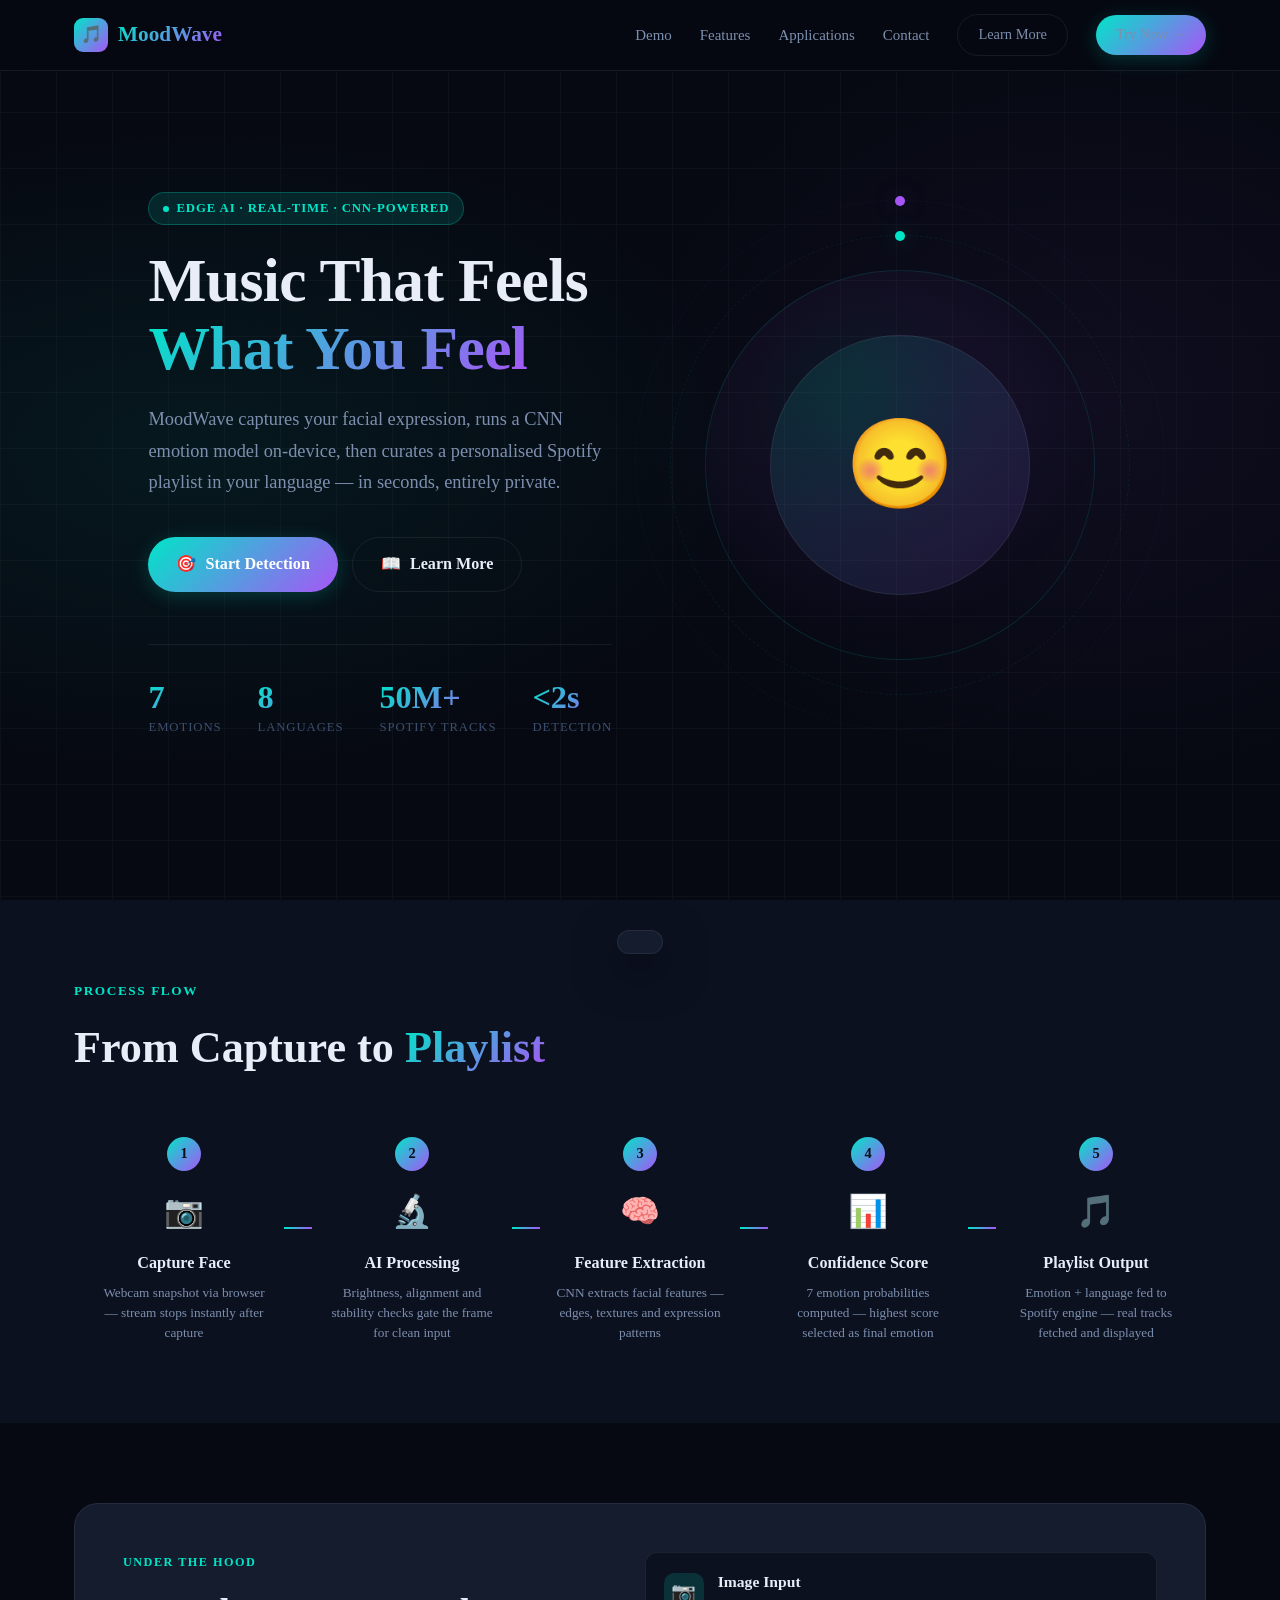
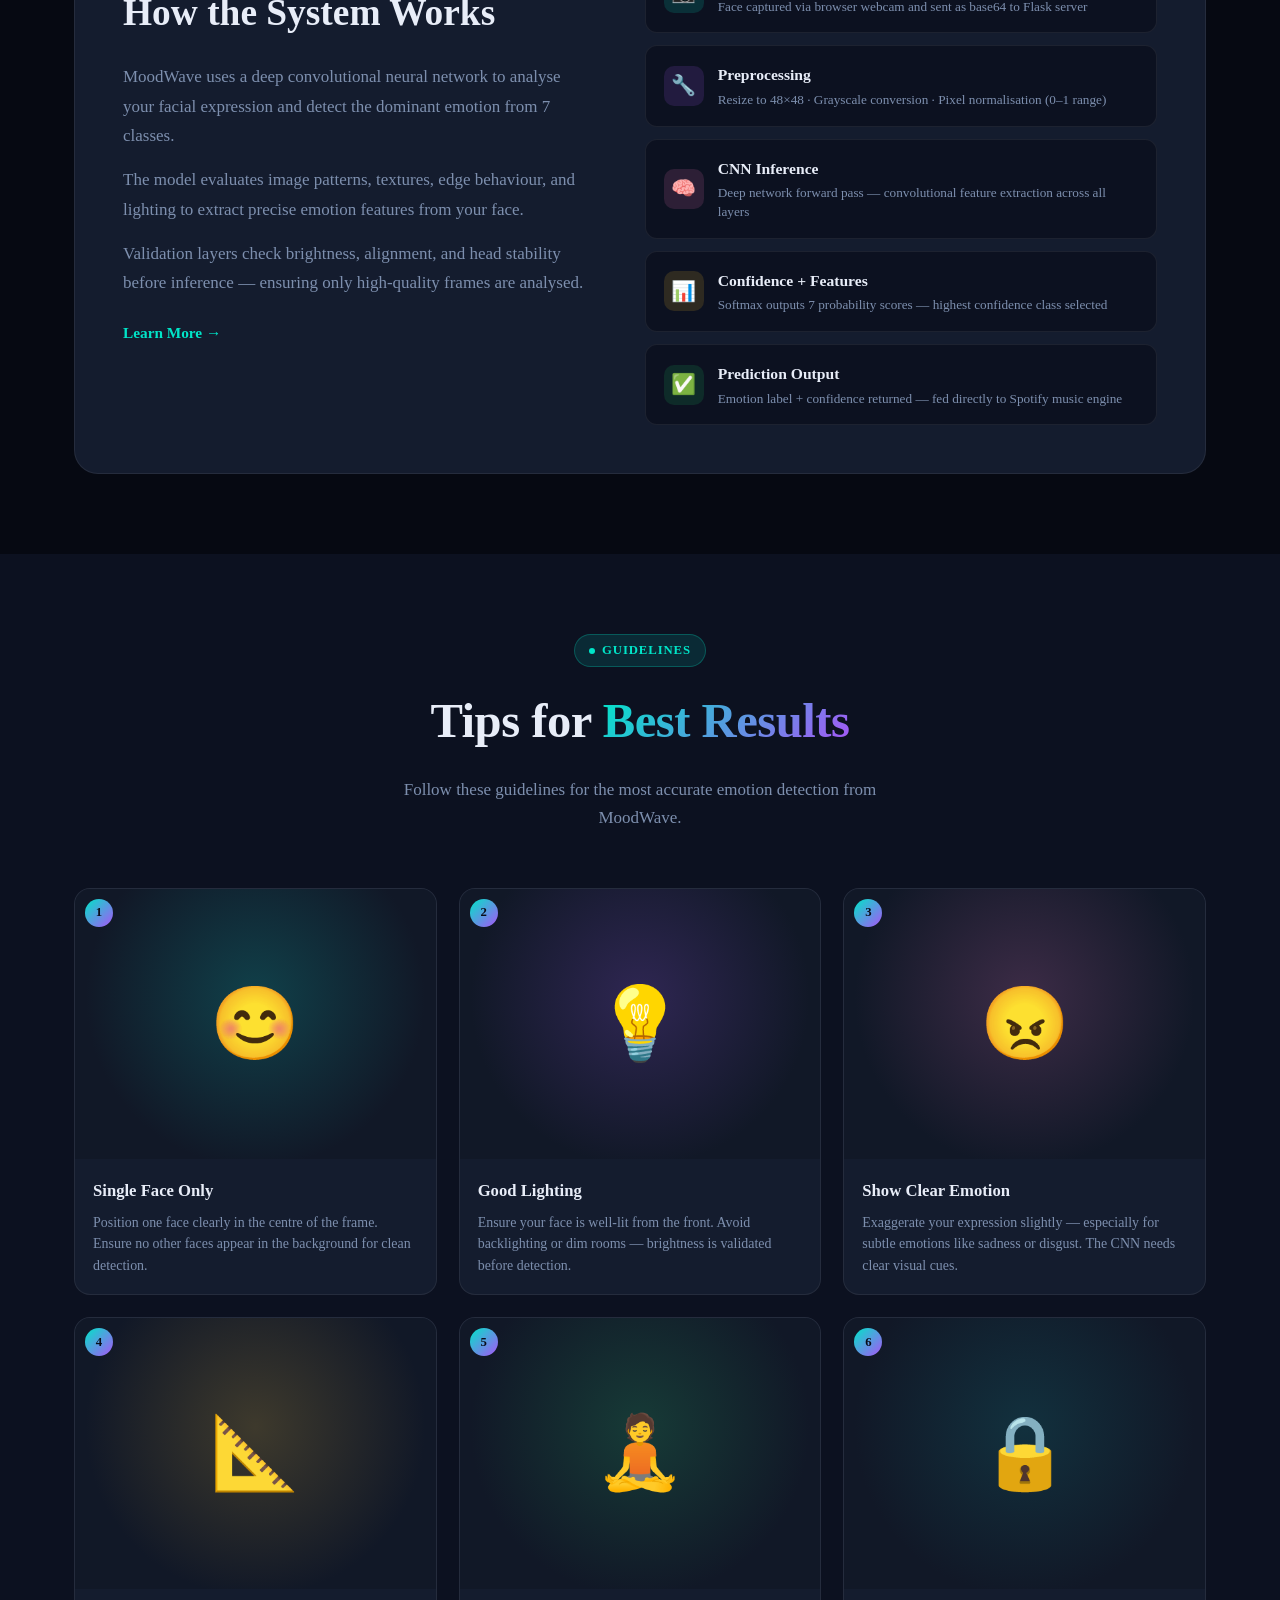
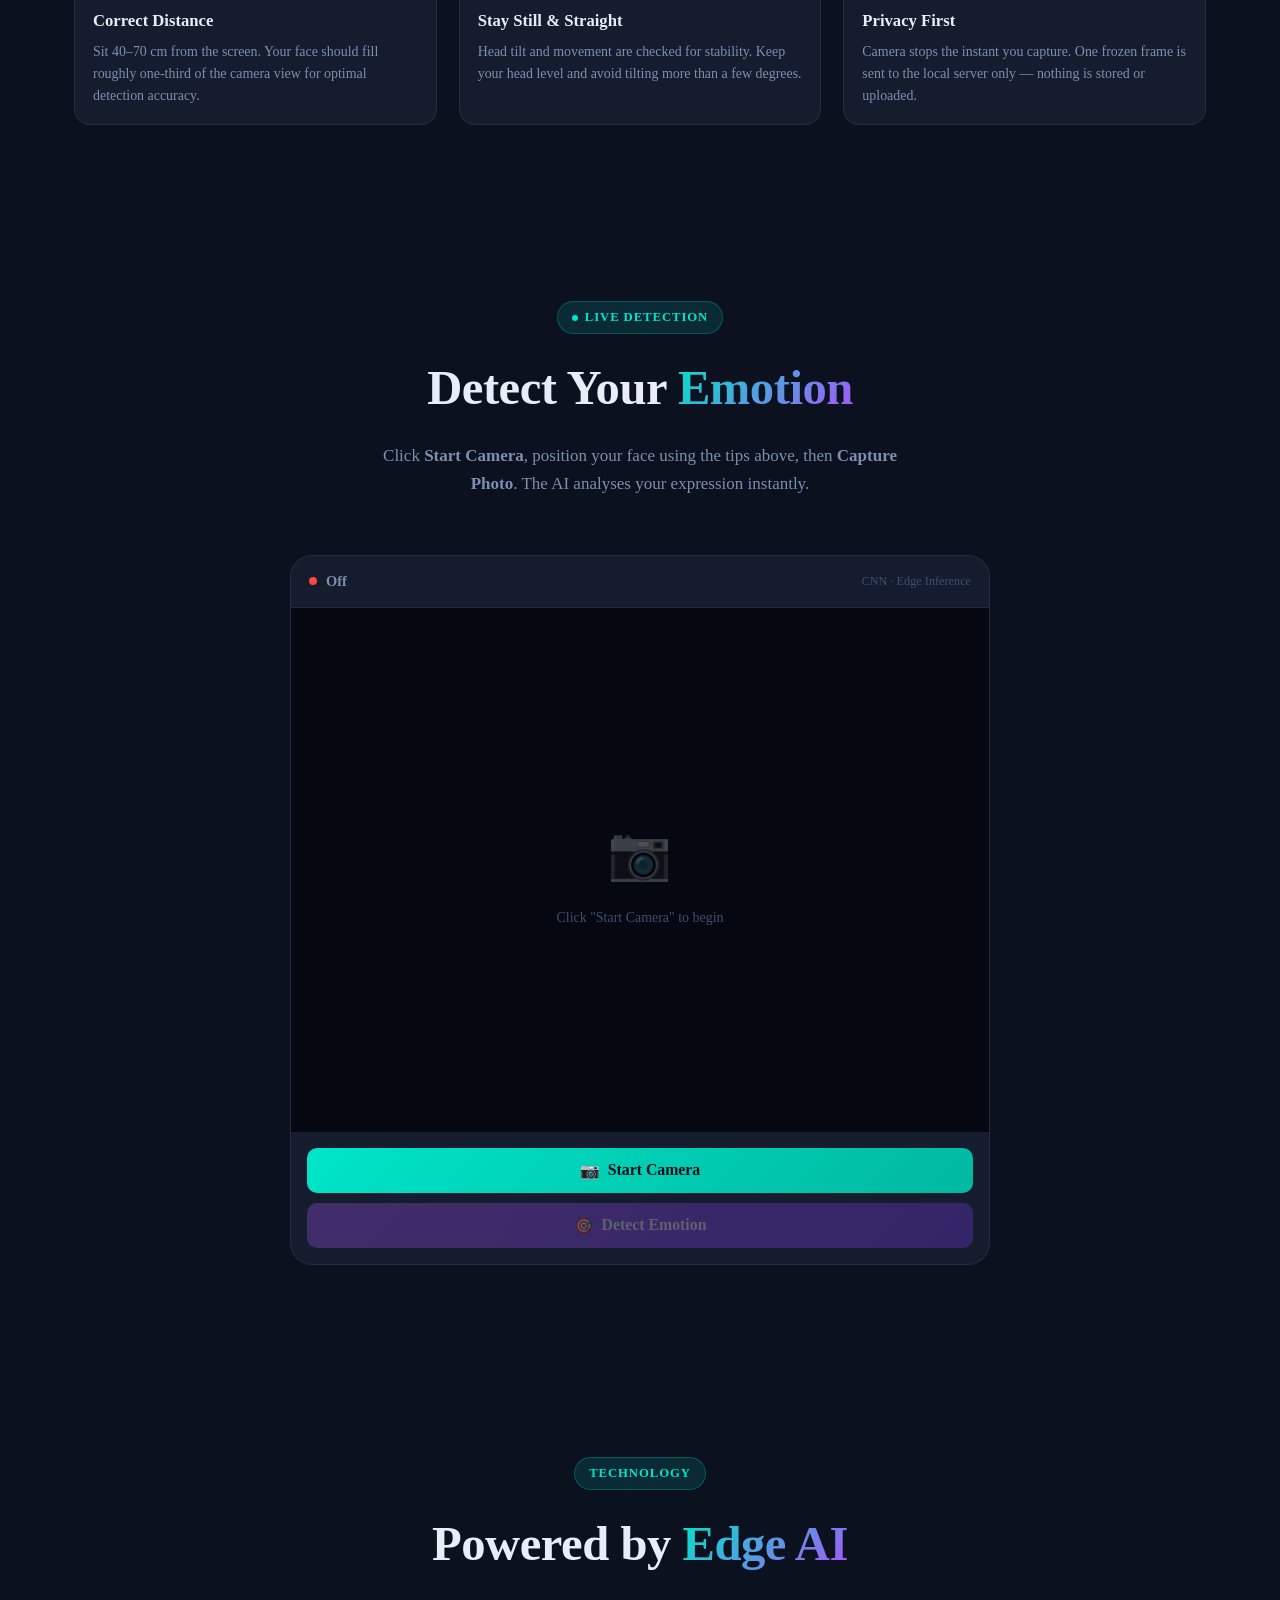
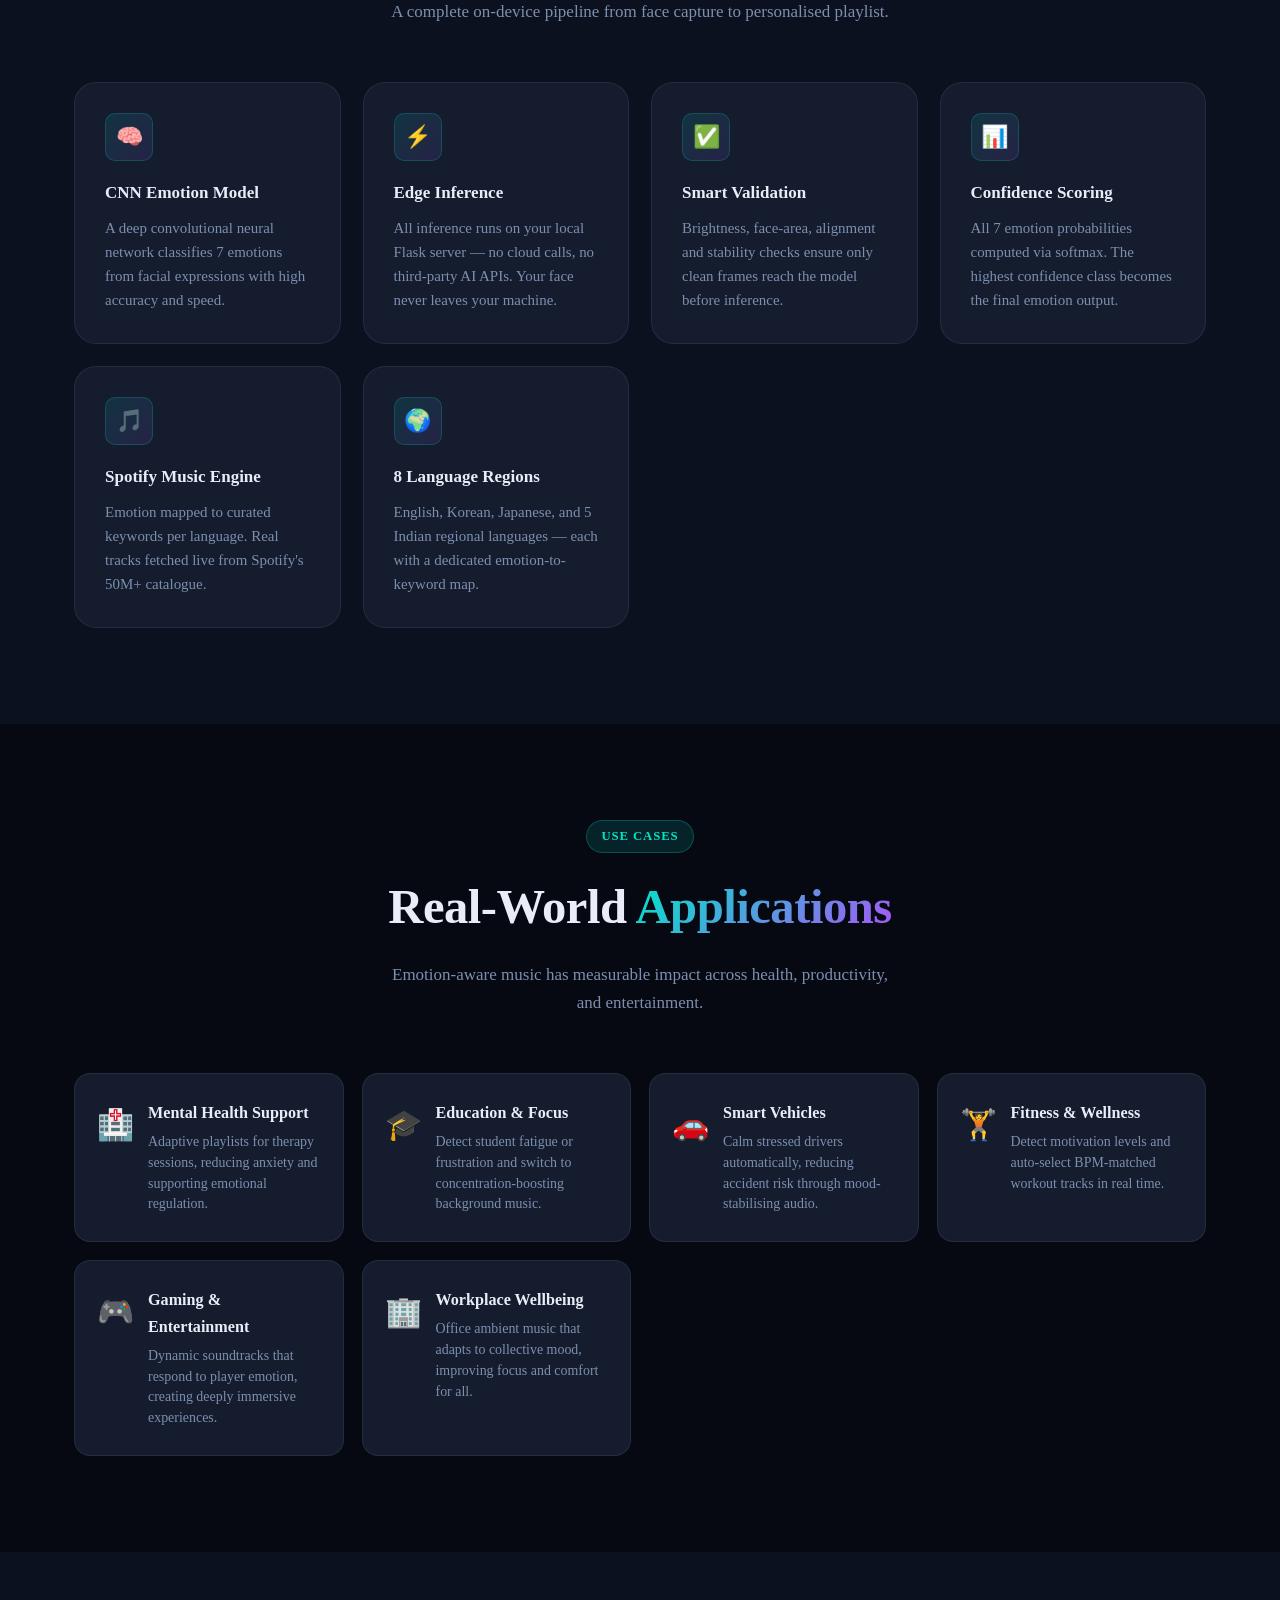
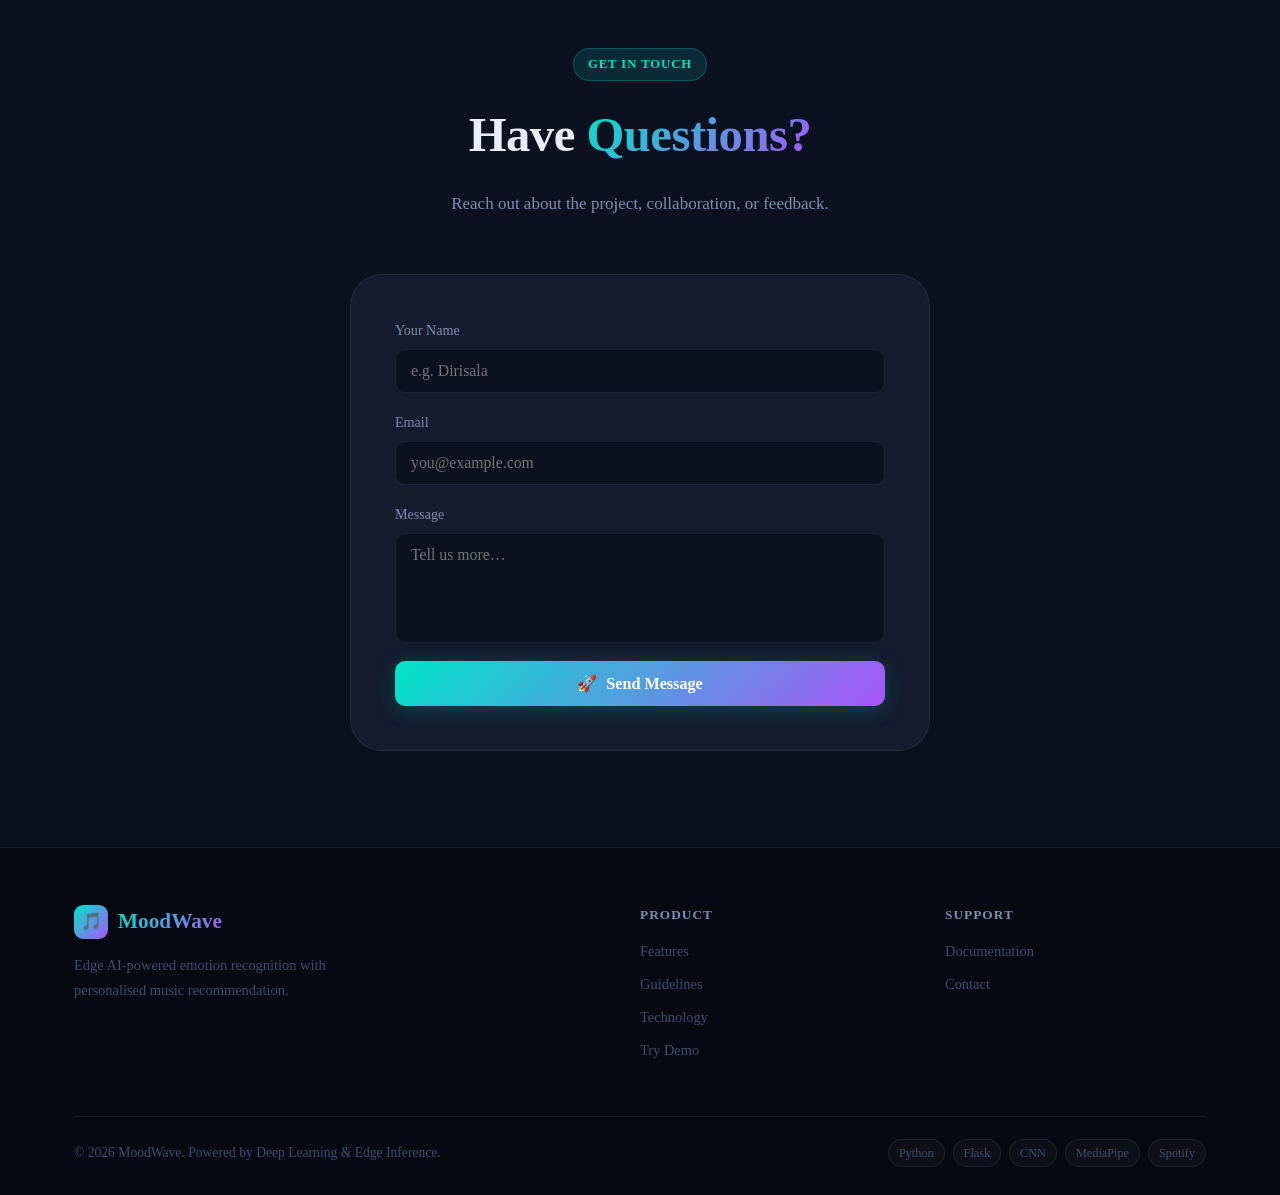
<file: frontend/index.html>
<!DOCTYPE html>
<html lang="en">
<head>
  <meta charset="UTF-8" />
  <meta name="viewport" content="width=device-width, initial-scale=1.0" />
  <title>MoodWave — Edge AI Emotion Music</title>
  <link rel="icon" href="data:image/svg+xml,<svg xmlns='http://www.w3.org/2000/svg' viewBox='0 0 100 100'><text y='.9em' font-size='90'>🎵</text></svg>" />
  <link rel="stylesheet" href="css/style.css" />
</head>
<body>

<!-- ═══════════════════════════════════════
     NAV
═══════════════════════════════════════ -->
<nav class="nav">
  <div class="container">
    <a href="#" class="nav-logo">
      <div class="logo-box">🎵</div>
      <span class="g-text">MoodWave</span>
    </a>
    <ul class="nav-links">
      <li><a href="#demo">Demo</a></li>
      <li><a href="#features">Features</a></li>
      <li><a href="#applications">Applications</a></li>
      <li><a href="#contact">Contact</a></li>
      <li><a href="learn-more.html" class="btn btn-ghost nav-cta">Learn More</a></li>
      <li><a href="#demo" class="btn btn-primary nav-cta">Try Now →</a></li>
    </ul>
  </div>
</nav>

<!-- ═══════════════════════════════════════
     HERO
═══════════════════════════════════════ -->
<section class="hero" id="home">
  <div class="hero-bg"></div>
  <div class="hero-grid-lines"></div>
  <div class="container">
    <div class="hero-content">
      <div class="hero-tag">
        <span class="chip"><span class="chip-dot"></span>Edge AI · Real-time · CNN-Powered</span>
      </div>
      <h1 class="hero-title">Music That Feels<br><span class="g-text">What You Feel</span></h1>
      <p class="hero-sub">MoodWave captures your facial expression, runs a CNN emotion model on-device, then curates a personalised Spotify playlist in your language — in seconds, entirely private.</p>
      <div class="hero-btns">
        <a href="#demo" class="btn btn-primary"><span>🎯</span> Start Detection</a>
        <a href="learn-more.html" class="btn btn-ghost"><span>📖</span> Learn More</a>
      </div>
      <div class="hero-stats">
        <div><span class="hs-num g-text">7</span><div class="hs-lbl">Emotions</div></div>
        <div><span class="hs-num g-text">8</span><div class="hs-lbl">Languages</div></div>
        <div><span class="hs-num g-text">50M+</span><div class="hs-lbl">Spotify Tracks</div></div>
        <div><span class="hs-num g-text">&lt;2s</span><div class="hs-lbl">Detection</div></div>
      </div>
    </div>
    <div class="hero-visual">
      <div class="hero-ring">
        <div class="orbit orbit-a"><div class="orbit-dot od-teal"></div></div>
        <div class="orbit orbit-b"><div class="orbit-dot od-violet"></div></div>
        <div class="hero-face-icon" id="heroEmoji">😊</div>
      </div>
    </div>
  </div>
</section>

<!-- ═══════════════════════════════════════
     PROCESS FLOW  — Image 1 style
     (numbered steps with connectors, BEFORE camera)
═══════════════════════════════════════ -->
<section class="proc-section">
  <div class="container">
    <p class="proc-label">Process Flow</p>
    <h2 class="proc-title">From Capture to <span class="g-text">Playlist</span></h2>
    <div class="proc-steps">

      <div class="proc-step">
        <div class="proc-step-num">1</div>
        <div class="proc-step-ico">📷</div>
        <h4>Capture Face</h4>
        <p>Webcam snapshot via browser — stream stops instantly after capture</p>
      </div>
      <div class="proc-connector"></div>

      <div class="proc-step">
        <div class="proc-step-num">2</div>
        <div class="proc-step-ico">🔬</div>
        <h4>AI Processing</h4>
        <p>Brightness, alignment and stability checks gate the frame for clean input</p>
      </div>
      <div class="proc-connector"></div>

      <div class="proc-step">
        <div class="proc-step-num">3</div>
        <div class="proc-step-ico">🧠</div>
        <h4>Feature Extraction</h4>
        <p>CNN extracts facial features — edges, textures and expression patterns</p>
      </div>
      <div class="proc-connector"></div>

      <div class="proc-step">
        <div class="proc-step-num">4</div>
        <div class="proc-step-ico">📊</div>
        <h4>Confidence Score</h4>
        <p>7 emotion probabilities computed — highest score selected as final emotion</p>
      </div>
      <div class="proc-connector"></div>

      <div class="proc-step">
        <div class="proc-step-num">5</div>
        <div class="proc-step-ico">🎵</div>
        <h4>Playlist Output</h4>
        <p>Emotion + language fed to Spotify engine — real tracks fetched and displayed</p>
      </div>

    </div>
  </div>
</section>

<!-- ═══════════════════════════════════════
     HOW THE SYSTEM WORKS — Images 2 & 3 style
     (left text panel + right vertical step list)
═══════════════════════════════════════ -->
<section class="hsw-section">
  <div class="container">
    <div class="hsw-inner">
      <!-- LEFT: explanation text -->
      <div class="hsw-left">
        <div class="hsw-left-label">Under the Hood</div>
        <h2>How the System Works</h2>
        <p>MoodWave uses a deep convolutional neural network to analyse your facial expression and detect the dominant emotion from 7 classes.</p>
        <p>The model evaluates image patterns, textures, edge behaviour, and lighting to extract precise emotion features from your face.</p>
        <p>Validation layers check brightness, alignment, and head stability before inference — ensuring only high-quality frames are analysed.</p>
        <a href="learn-more.html" class="hsw-learn-link">Learn More →</a>
      </div>
      <!-- RIGHT: step-by-step list -->
      <div class="hsw-steps">
        <div class="hsw-step">
          <div class="hsw-step-ico hsw-ico-1">📷</div>
          <div class="hsw-step-txt">
            <h5>Image Input</h5>
            <p>Face captured via browser webcam and sent as base64 to Flask server</p>
          </div>
        </div>
        <div class="hsw-step">
          <div class="hsw-step-ico hsw-ico-2">🔧</div>
          <div class="hsw-step-txt">
            <h5>Preprocessing</h5>
            <p>Resize to 48×48 · Grayscale conversion · Pixel normalisation (0–1 range)</p>
          </div>
        </div>
        <div class="hsw-step">
          <div class="hsw-step-ico hsw-ico-3">🧠</div>
          <div class="hsw-step-txt">
            <h5>CNN Inference</h5>
            <p>Deep network forward pass — convolutional feature extraction across all layers</p>
          </div>
        </div>
        <div class="hsw-step">
          <div class="hsw-step-ico hsw-ico-4">📊</div>
          <div class="hsw-step-txt">
            <h5>Confidence + Features</h5>
            <p>Softmax outputs 7 probability scores — highest confidence class selected</p>
          </div>
        </div>
        <div class="hsw-step">
          <div class="hsw-step-ico hsw-ico-5">✅</div>
          <div class="hsw-step-txt">
            <h5>Prediction Output</h5>
            <p>Emotion label + confidence returned — fed directly to Spotify music engine</p>
          </div>
        </div>
      </div>
    </div>
  </div>
</section>

<!-- ═══════════════════════════════════════
     TIPS FOR BEST RESULTS — Image 4 style
     (3×2 image cards with numbered badges)
═══════════════════════════════════════ -->
<section class="tips-section" id="tips">
  <div class="container">
    <div class="sec-head">
      <span class="chip"><span class="chip-dot"></span>Guidelines</span>
      <h2>Tips for <span class="g-text">Best Results</span></h2>
      <p>Follow these guidelines for the most accurate emotion detection from MoodWave.</p>
    </div>
    <div class="tips-img-grid">

      <div class="tip-img-card">
        <div class="tip-img-wrap">
          <div class="tip-img-placeholder tip-face-1">😊</div>
          <div class="tip-card-num-badge">1</div>
        </div>
        <div class="tip-img-body">
          <h5>Single Face Only</h5>
          <p>Position one face clearly in the centre of the frame. Ensure no other faces appear in the background for clean detection.</p>
        </div>
      </div>

      <div class="tip-img-card">
        <div class="tip-img-wrap">
          <div class="tip-img-placeholder tip-face-2">💡</div>
          <div class="tip-card-num-badge">2</div>
        </div>
        <div class="tip-img-body">
          <h5>Good Lighting</h5>
          <p>Ensure your face is well-lit from the front. Avoid backlighting or dim rooms — brightness is validated before detection.</p>
        </div>
      </div>

      <div class="tip-img-card">
        <div class="tip-img-wrap">
          <div class="tip-img-placeholder tip-face-3">😠</div>
          <div class="tip-card-num-badge">3</div>
        </div>
        <div class="tip-img-body">
          <h5>Show Clear Emotion</h5>
          <p>Exaggerate your expression slightly — especially for subtle emotions like sadness or disgust. The CNN needs clear visual cues.</p>
        </div>
      </div>

      <div class="tip-img-card">
        <div class="tip-img-wrap">
          <div class="tip-img-placeholder tip-face-4">📐</div>
          <div class="tip-card-num-badge">4</div>
        </div>
        <div class="tip-img-body">
          <h5>Correct Distance</h5>
          <p>Sit 40–70 cm from the screen. Your face should fill roughly one-third of the camera view for optimal detection accuracy.</p>
        </div>
      </div>

      <div class="tip-img-card">
        <div class="tip-img-wrap">
          <div class="tip-img-placeholder tip-face-5">🧘</div>
          <div class="tip-card-num-badge">5</div>
        </div>
        <div class="tip-img-body">
          <h5>Stay Still &amp; Straight</h5>
          <p>Head tilt and movement are checked for stability. Keep your head level and avoid tilting more than a few degrees.</p>
        </div>
      </div>

      <div class="tip-img-card">
        <div class="tip-img-wrap">
          <div class="tip-img-placeholder tip-face-6">🔒</div>
          <div class="tip-card-num-badge">6</div>
        </div>
        <div class="tip-img-body">
          <h5>Privacy First</h5>
          <p>Camera stops the instant you capture. One frozen frame is sent to the local server only — nothing is stored or uploaded.</p>
        </div>
      </div>

    </div>
  </div>
</section>

<!-- ═══════════════════════════════════════
     CAMERA / DEMO SECTION
═══════════════════════════════════════ -->
<section class="section section-alt" id="demo">
  <div class="container">
    <div class="sec-head">
      <span class="chip"><span class="chip-dot"></span>Live Detection</span>
      <h2>Detect Your <span class="g-text">Emotion</span></h2>
      <p>Click <strong>Start Camera</strong>, position your face using the tips above, then <strong>Capture Photo</strong>. The AI analyses your expression instantly.</p>
    </div>
    <div class="camera-grid">
      <div class="cam-card">
        <div class="cam-topbar">
          <div class="cam-topbar-left">
            <div class="cam-led" id="camLed"></div>
            <span id="camStatusTxt">Off</span>
          </div>
          <span class="cam-label">CNN · Edge Inference</span>
        </div>
        <div class="cam-viewport">
          <div class="cam-placeholder" id="camPlaceholder" style="display:flex;flex-direction:column;align-items:center;">
            <div class="cam-placeholder-icon">📷</div>
            <p>Click "Start Camera" to begin</p>
          </div>
          <video id="videoEl" autoplay muted playsinline></video>
          <img id="capturedImg" alt="Captured" style="display:none;width:100%;height:100%;object-fit:cover;transform:scaleX(-1);" />
          <canvas id="canvasEl" style="display:none;"></canvas>
          <div class="scan-layer" id="scanLayer">
            <div class="scan-bar"></div>
            <div class="corner c-tl"></div>
            <div class="corner c-tr"></div>
            <div class="corner c-bl"></div>
            <div class="corner c-br"></div>
          </div>
          <div id="frozenBadge" style="display:none;position:absolute;top:10px;right:10px;
            background:rgba(0,0,0,0.72);backdrop-filter:blur(6px);padding:5px 14px;
            border-radius:50px;font-size:.78rem;font-weight:700;
            color:var(--teal);border:1px solid rgba(0,229,200,0.35);">
            📸 Photo Captured
          </div>
          <div class="cam-status-overlay" id="camStatusMsg"></div>
        </div>
        <div class="cam-controls">
          <button id="btnStart"  class="btn-cam btn-cam-start"><span>📷</span> Start Camera</button>
          <button id="btnDetect" class="btn-cam btn-cam-detect" disabled><span>🎯</span> Detect Emotion</button>
        </div>
      </div>
    </div>
  </div>
</section>

<!-- ═══════════════════════════════════════
     RESULT SECTION (shown after detection)
═══════════════════════════════════════ -->
<section class="section" id="resultSection" style="display:none;padding-top:48px;">
  <div class="container">
    <div class="sec-head" style="margin-bottom:36px;">
      <span class="chip"><span class="chip-dot"></span>Analysis Complete</span>
      <h2>Your <span class="g-text">Emotional State</span></h2>
    </div>

    <!-- Emotion + confidence ring card -->
    <div class="result-card-new">
      <div class="result-card-left">
        <div class="result-detected-label">DETECTED EMOTION</div>
        <div class="result-emoji-row">
          <span class="result-emoji-big" id="resEmoji">😊</span>
          <span class="result-name-big g-text" id="resName">Happy</span>
        </div>
        <p class="result-classify-desc">This expression is classified as <strong id="resNameInline">Happy</strong> by the CNN model.</p>
        <p class="result-desc" id="resDesc">Detecting…</p>
      </div>
      <div class="result-card-right">
        <div class="conf-ring-wrap">
          <svg class="conf-ring-svg" viewBox="0 0 120 120">
            <circle class="conf-ring-bg"   cx="60" cy="60" r="50"/>
            <circle class="conf-ring-fill" id="confRingFill" cx="60" cy="60" r="50"
                    stroke-dasharray="314" stroke-dashoffset="314"/>
          </svg>
          <div class="conf-ring-center">
            <span class="conf-ring-pct" id="resConfVal">—</span>
            <span class="conf-ring-lbl">CONFIDENCE</span>
          </div>
        </div>
      </div>
    </div>

    <!-- All 7 emotion probability bars -->
    <div class="emotion-prob-card">
      <div class="emotion-prob-header">
        <span class="emotion-prob-dot"></span>
        <span class="emotion-prob-title">ALL EMOTION PROBABILITIES</span>
      </div>
      <div class="emotion-prob-grid" id="emotionGrid"></div>
    </div>
  </div>
</section>

<!-- ═══════════════════════════════════════
     LANGUAGE SECTION (shown after detection)
═══════════════════════════════════════ -->
<section class="section section-alt" id="langSection" style="display:none;padding-top:48px;">
  <div class="container">
    <div class="sec-head" style="margin-bottom:36px;">
      <span class="chip">Step 2</span>
      <h2>Choose Your <span class="g-text">Music Language</span></h2>
      <p>Select the language / regional style for your personalised playlist.</p>
    </div>
    <div class="lang-grid" id="langGrid"></div>
    <div class="lang-action">
      <button id="btnGetMusic" class="btn btn-primary" onclick="fetchMusic()">
        <span>🎵</span> Get My Playlist
      </button>
    </div>
  </div>
</section>

<!-- ═══════════════════════════════════════
     MUSIC SECTION (shown after language pick)
═══════════════════════════════════════ -->
<section class="section" id="musicSection" style="display:none;padding-top:48px;">
  <div class="container">
    <div class="sec-head" style="margin-bottom:32px;">
      <span class="chip"><span class="chip-dot"></span>Your Playlist</span>
      <h2>Songs <span class="g-text">Curated for You</span></h2>
    </div>
    <div id="musicSpinner" class="spinner-wrap">
      <div class="spinner"></div>
      <p>Fetching your personalised playlist…</p>
    </div>
    <div class="playlist-meta-bar" id="playlistMetaBar" style="display:none;">
      <h3 id="playlistTitle">Your Playlist</h3>
      <span class="playlist-count" id="playlistCount"></span>
    </div>
    <div class="songs-grid" id="songsGrid"></div>
  </div>
</section>

<!-- ═══════════════════════════════════════
     FEATURES
═══════════════════════════════════════ -->
<section class="section section-alt" id="features">
  <div class="container">
    <div class="sec-head">
      <span class="chip">Technology</span>
      <h2>Powered by <span class="g-text">Edge AI</span></h2>
      <p>A complete on-device pipeline from face capture to personalised playlist.</p>
    </div>
    <div class="feat-grid">
      <div class="feat-card">
        <div class="feat-icon">🧠</div>
        <h3>CNN Emotion Model</h3>
        <p>A deep convolutional neural network classifies 7 emotions from facial expressions with high accuracy and speed.</p>
      </div>
      <div class="feat-card">
        <div class="feat-icon">⚡</div>
        <h3>Edge Inference</h3>
        <p>All inference runs on your local Flask server — no cloud calls, no third-party AI APIs. Your face never leaves your machine.</p>
      </div>
      <div class="feat-card">
        <div class="feat-icon">✅</div>
        <h3>Smart Validation</h3>
        <p>Brightness, face-area, alignment and stability checks ensure only clean frames reach the model before inference.</p>
      </div>
      <div class="feat-card">
        <div class="feat-icon">📊</div>
        <h3>Confidence Scoring</h3>
        <p>All 7 emotion probabilities computed via softmax. The highest confidence class becomes the final emotion output.</p>
      </div>
      <div class="feat-card">
        <div class="feat-icon">🎵</div>
        <h3>Spotify Music Engine</h3>
        <p>Emotion mapped to curated keywords per language. Real tracks fetched live from Spotify's 50M+ catalogue.</p>
      </div>
      <div class="feat-card">
        <div class="feat-icon">🌍</div>
        <h3>8 Language Regions</h3>
        <p>English, Korean, Japanese, and 5 Indian regional languages — each with a dedicated emotion-to-keyword map.</p>
      </div>
    </div>
  </div>
</section>

<!-- ═══════════════════════════════════════
     APPLICATIONS
═══════════════════════════════════════ -->
<section class="section" id="applications">
  <div class="container">
    <div class="sec-head">
      <span class="chip">Use Cases</span>
      <h2>Real-World <span class="g-text">Applications</span></h2>
      <p>Emotion-aware music has measurable impact across health, productivity, and entertainment.</p>
    </div>
    <div class="apps-grid">
      <div class="app-card"><span class="app-ico">🏥</span><div><h4>Mental Health Support</h4><p>Adaptive playlists for therapy sessions, reducing anxiety and supporting emotional regulation.</p></div></div>
      <div class="app-card"><span class="app-ico">🎓</span><div><h4>Education &amp; Focus</h4><p>Detect student fatigue or frustration and switch to concentration-boosting background music.</p></div></div>
      <div class="app-card"><span class="app-ico">🚗</span><div><h4>Smart Vehicles</h4><p>Calm stressed drivers automatically, reducing accident risk through mood-stabilising audio.</p></div></div>
      <div class="app-card"><span class="app-ico">🏋️</span><div><h4>Fitness &amp; Wellness</h4><p>Detect motivation levels and auto-select BPM-matched workout tracks in real time.</p></div></div>
      <div class="app-card"><span class="app-ico">🎮</span><div><h4>Gaming &amp; Entertainment</h4><p>Dynamic soundtracks that respond to player emotion, creating deeply immersive experiences.</p></div></div>
      <div class="app-card"><span class="app-ico">🏢</span><div><h4>Workplace Wellbeing</h4><p>Office ambient music that adapts to collective mood, improving focus and comfort for all.</p></div></div>
    </div>
  </div>
</section>

<!-- ═══════════════════════════════════════
     CONTACT
═══════════════════════════════════════ -->
<section class="section section-alt" id="contact">
  <div class="container">
    <div class="sec-head">
      <span class="chip">Get in Touch</span>
      <h2>Have <span class="g-text">Questions?</span></h2>
      <p>Reach out about the project, collaboration, or feedback.</p>
    </div>
    <div class="contact-inner">
      <form id="contactForm">
        <div class="form-group">
          <label for="cName">Your Name</label>
          <input id="cName" type="text" class="form-input" placeholder="e.g. Dirisala" required />
        </div>
        <div class="form-group">
          <label for="cEmail">Email</label>
          <input id="cEmail" type="email" class="form-input" placeholder="you@example.com" required />
        </div>
        <div class="form-group">
          <label for="cMsg">Message</label>
          <textarea id="cMsg" class="form-textarea" placeholder="Tell us more…" required></textarea>
        </div>
        <button type="submit" class="btn btn-primary form-submit"><span>🚀</span> Send Message</button>
      </form>
    </div>
  </div>
</section>

<!-- ═══════════════════════════════════════
     FOOTER
═══════════════════════════════════════ -->
<footer class="footer">
  <div class="container">
    <div class="footer-grid">
      <div class="footer-brand">
        <div class="nav-logo" style="margin-bottom:14px;">
          <div class="logo-box">🎵</div>
          <span class="g-text" style="font-family:var(--font-h);font-size:1.25rem;font-weight:800;">MoodWave</span>
        </div>
        <p>Edge AI-powered emotion recognition with personalised music recommendation.</p>
      </div>
      <div class="footer-col">
        <h5>Product</h5>
        <a href="#features">Features</a>
        <a href="#tips">Guidelines</a>
        <a href="learn-more.html">Technology</a>
        <a href="#demo">Try Demo</a>
      </div>
      <div class="footer-col">
        <h5>Support</h5>
        <a href="learn-more.html">Documentation</a>
        <a href="#contact">Contact</a>
      </div>
    </div>
    <div class="footer-bottom">
      <p>© 2026 MoodWave. Powered by Deep Learning &amp; Edge Inference.</p>
      <div class="tech-badges">
        <span class="tech-badge">Python</span>
        <span class="tech-badge">Flask</span>
        <span class="tech-badge">CNN</span>
        <span class="tech-badge">MediaPipe</span>
        <span class="tech-badge">Spotify</span>
      </div>
    </div>
  </div>
</footer>

<div id="toast" class="toast"></div>
<script src="js/app.js"></script>
</body>
</html>
</file>
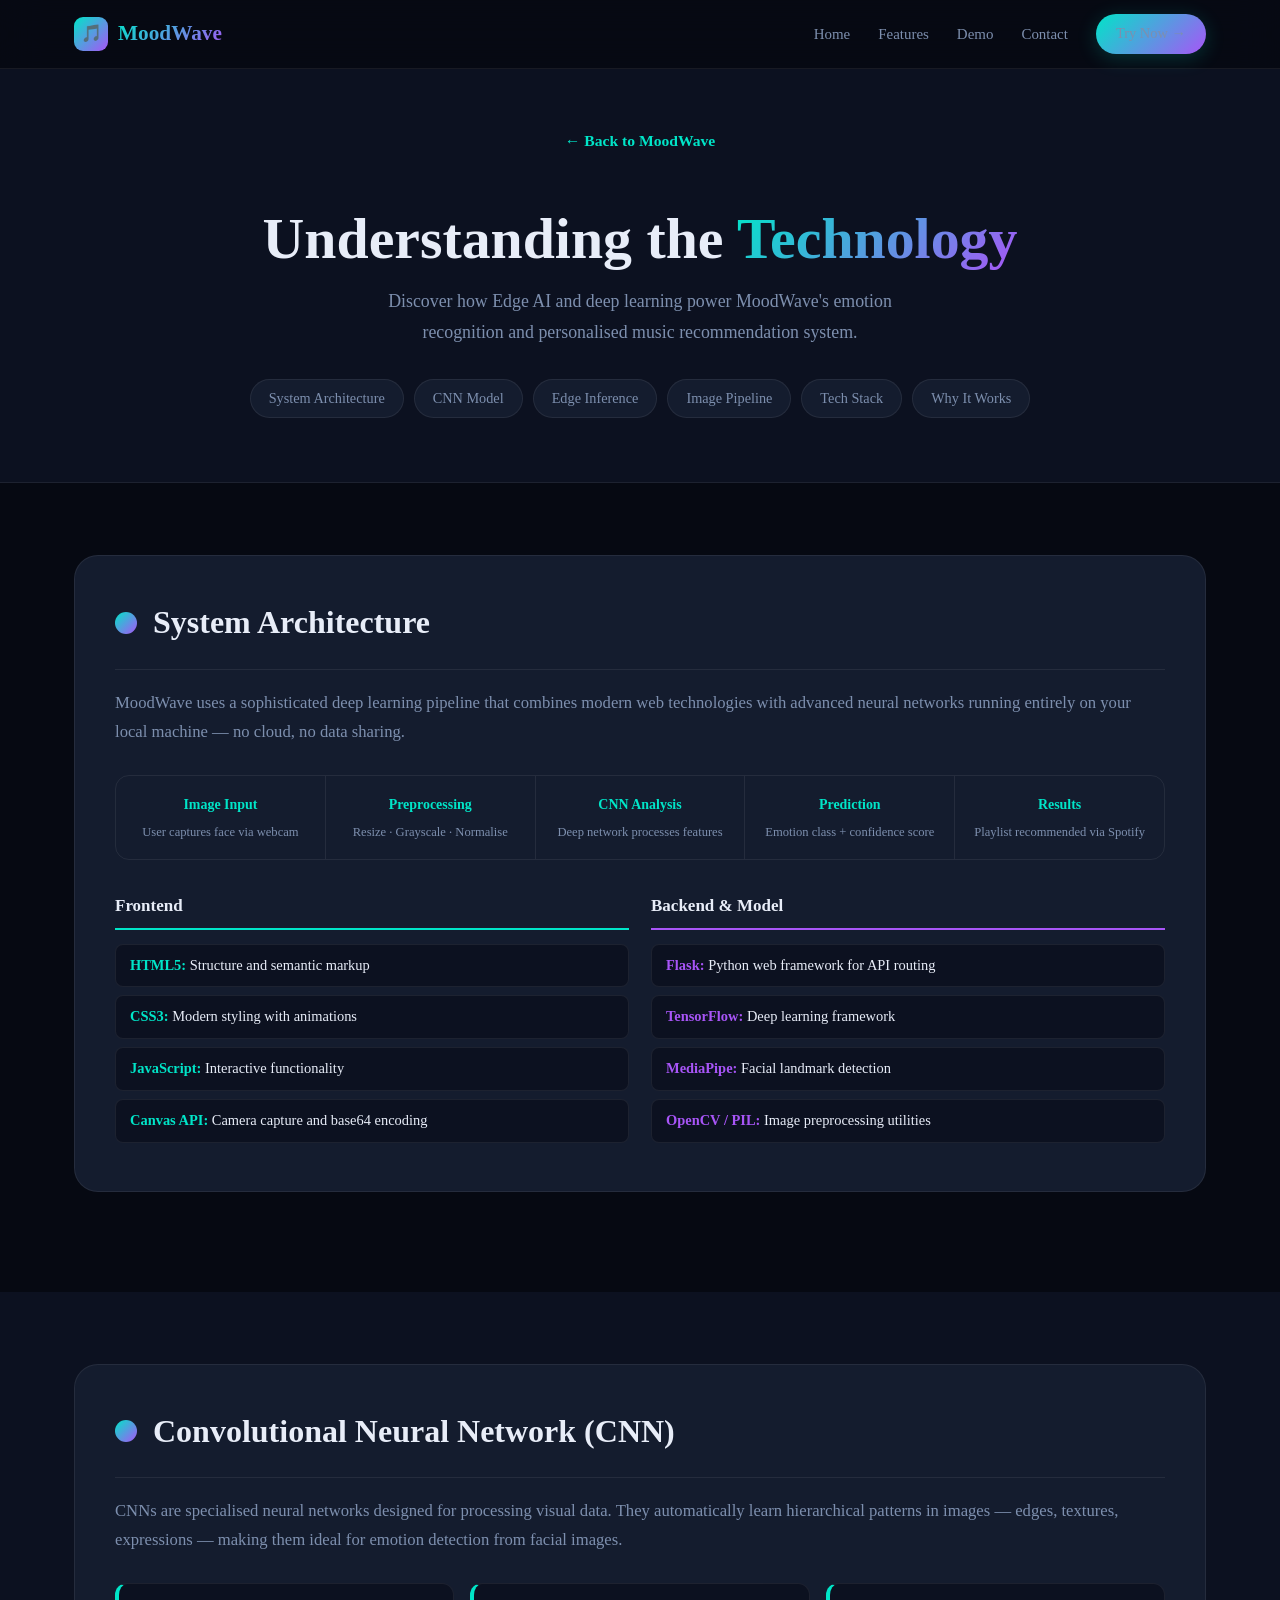
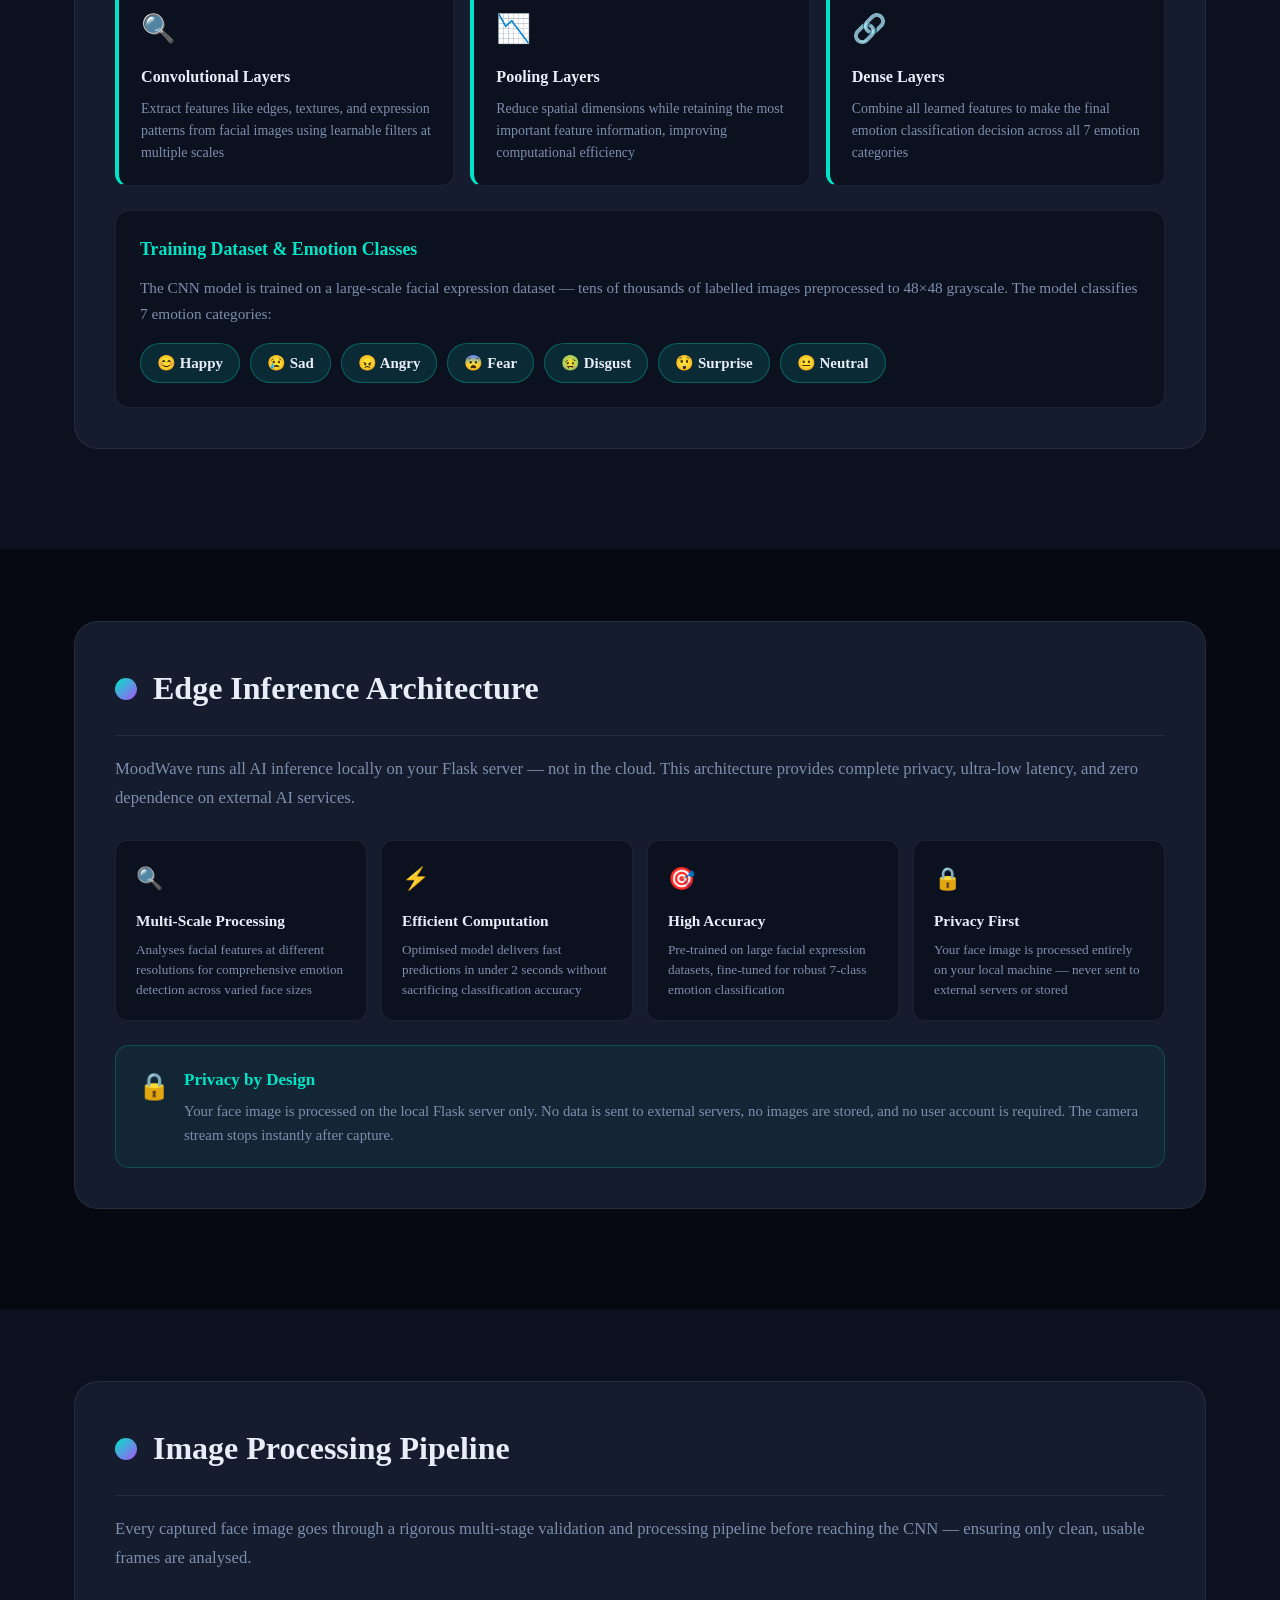
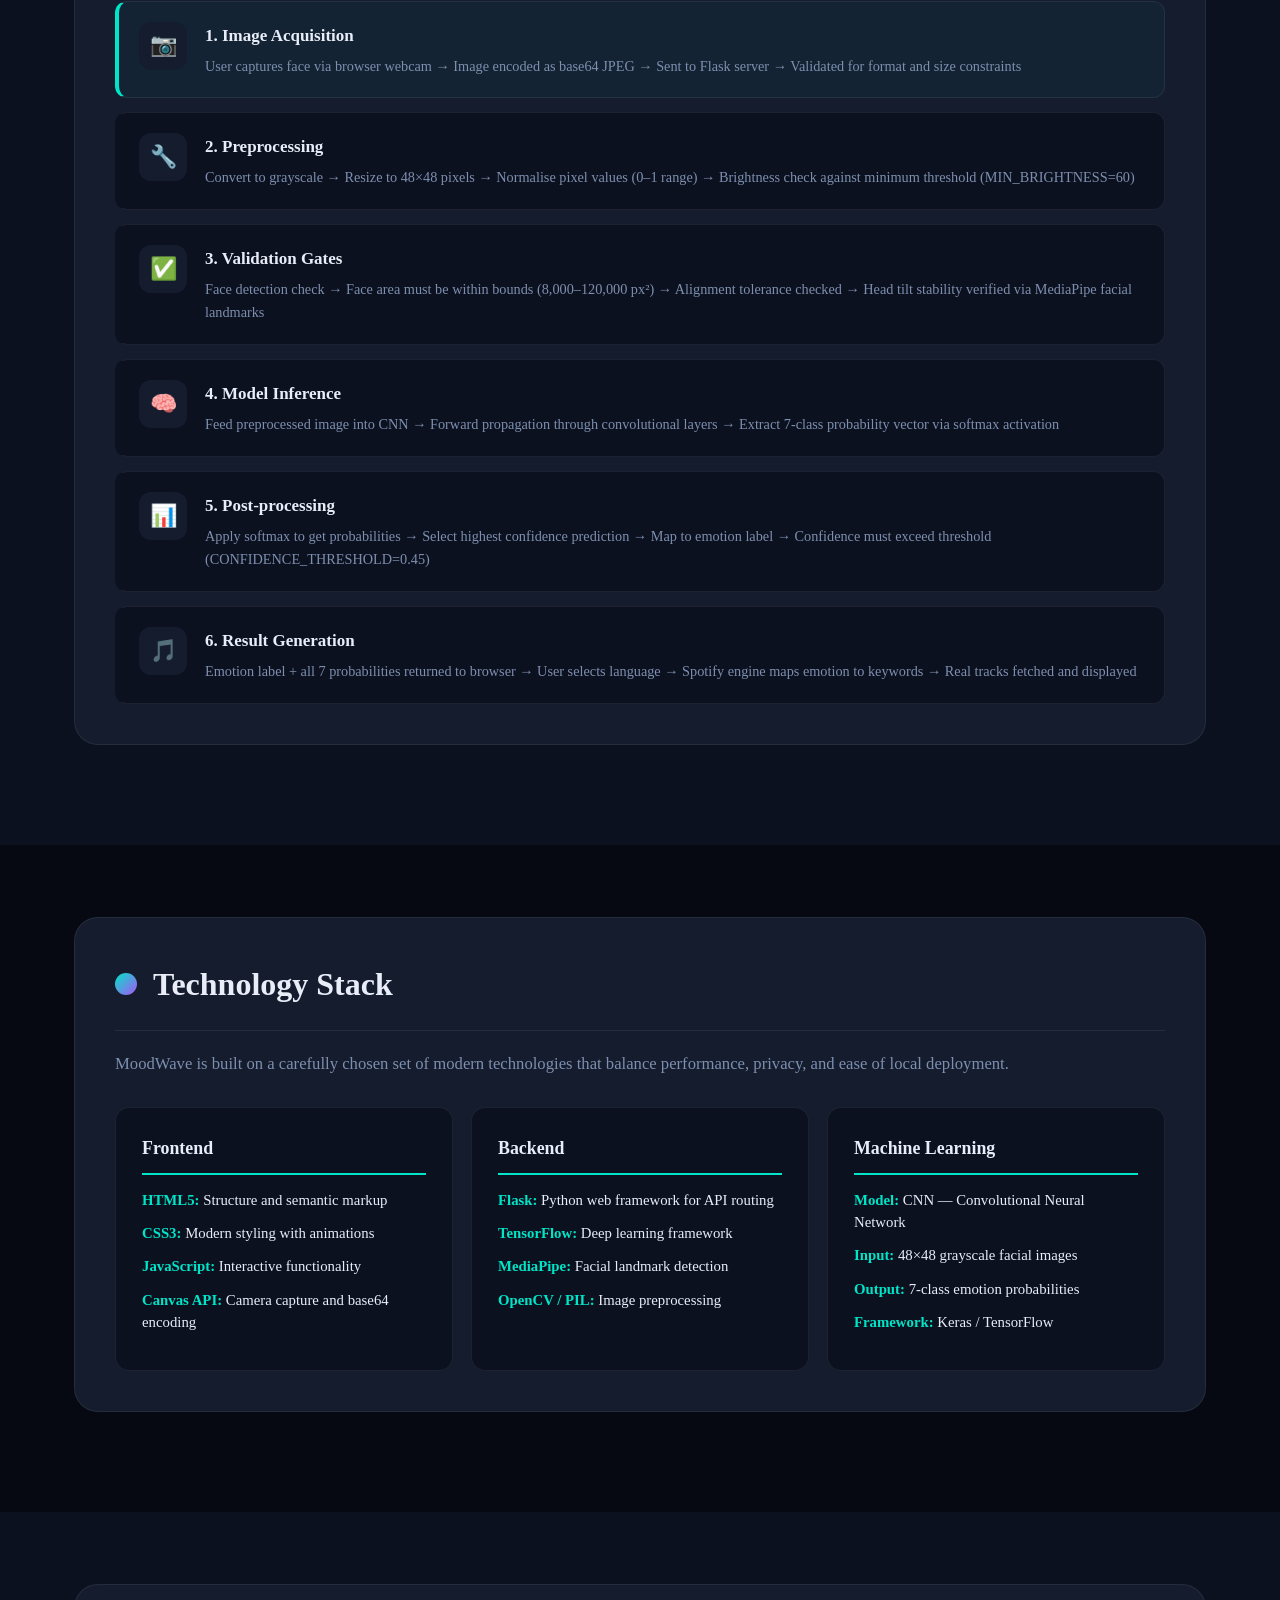
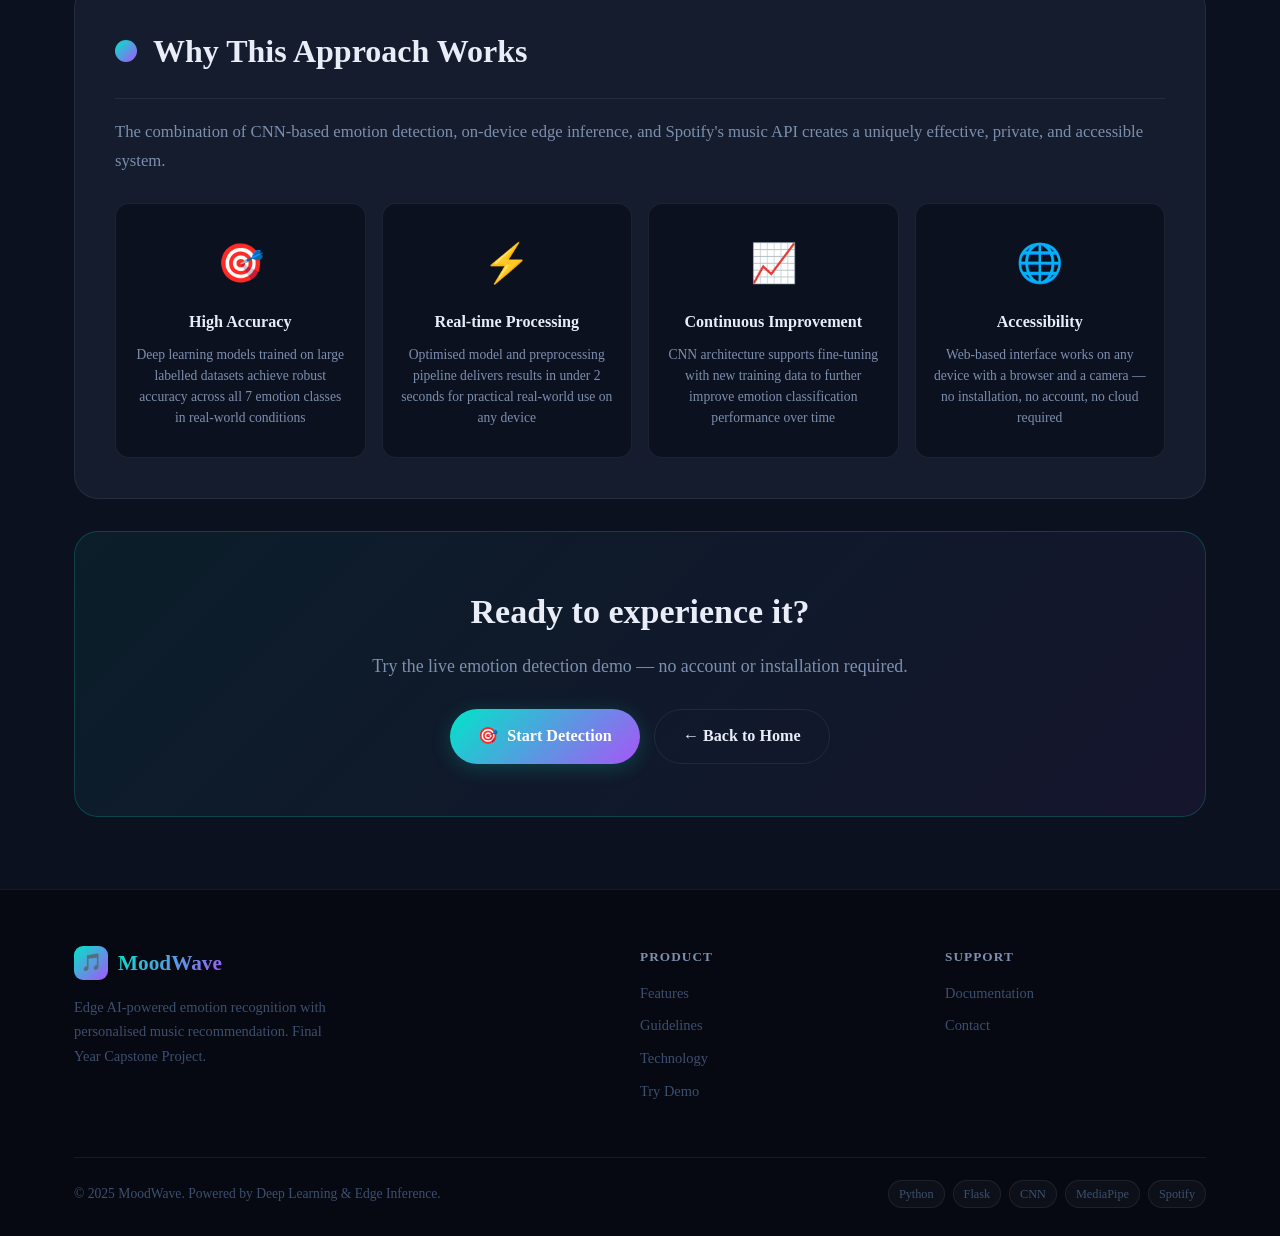
<file: frontend/learn-more.html>
<!DOCTYPE html>
<html lang="en">
<head>
  <meta charset="UTF-8" />
  <meta name="viewport" content="width=device-width, initial-scale=1.0" />
  <title>MoodWave — Learn More</title>
  <link rel="icon" href="data:image/svg+xml,<svg xmlns='http://www.w3.org/2000/svg' viewBox='0 0 100 100'><text y='.9em' font-size='90'>🎵</text></svg>" />
  <link rel="stylesheet" href="css/style.css" />
  <style>
    /* ════════════════════════════════════════
       LEARN MORE PAGE — extra styles
    ════════════════════════════════════════ */

    /* Back button */
    .back-btn {
      display: inline-flex; align-items: center; gap: 8px;
      color: var(--teal); font-weight: 600; font-size: .92rem;
      padding: 8px 0; transition: opacity .2s; margin-bottom: 28px;
    }
    .back-btn:hover { opacity: .7; }

    /* Page hero */
    .lm-hero {
      padding: 120px 0 64px; background: var(--bg-1);
      border-bottom: 1px solid var(--border); text-align: center;
    }
    .lm-hero h1 {
      font-family: var(--font-h); font-size: clamp(2rem,5vw,3.4rem);
      font-weight: 800; margin: 16px 0 14px; line-height: 1.15;
    }
    .lm-hero p { color: var(--text-2); font-size: 1.05rem; max-width: 580px; margin: 0 auto 32px; line-height: 1.7; }

    /* TOC tab links */
    .lm-toc { display: flex; flex-wrap: wrap; justify-content: center; gap: 10px; }
    .lm-toc a {
      padding: 7px 18px; border-radius: 50px;
      background: var(--bg-card); border: 1px solid var(--border);
      font-size: .84rem; font-weight: 500; color: var(--text-2); transition: all .25s;
    }
    .lm-toc a:hover { border-color: var(--teal); color: var(--teal); }

    /* Section wrappers */
    .lm-sec     { padding: 72px 0; }
    .lm-sec-alt { background: var(--bg-1); }

    /* Large bordered card */
    .lm-card {
      background: var(--bg-card); border: 1px solid var(--border);
      border-radius: 24px; padding: 40px; margin-bottom: 28px;
    }

    /* Card heading row — coloured dot + title (matches reference images) */
    .lm-card-head {
      display: flex; align-items: center; gap: 16px;
      padding-bottom: 20px; border-bottom: 1px solid var(--border); margin-bottom: 4px;
    }
    .lm-dot {
      width: 22px; height: 22px; border-radius: 50%; flex-shrink: 0;
      background: linear-gradient(135deg, var(--teal), var(--violet));
    }
    .lm-card-head h2 { font-family: var(--font-h); font-size: clamp(1.3rem,2.5vw,1.9rem); font-weight: 800; }

    .lm-intro { color: var(--text-2); font-size: .98rem; line-height: 1.75; margin: 18px 0 28px; }

    /* ── System Architecture pipeline row (Image 6) ── */
    .arch-pipeline {
      display: flex; border: 1px solid var(--border); border-radius: 14px;
      overflow: hidden; margin-bottom: 32px; flex-wrap: wrap;
    }
    .arch-pipe-col {
      flex: 1; min-width: 100px; padding: 18px 14px; text-align: center;
      border-right: 1px solid var(--border);
    }
    .arch-pipe-col:last-child { border-right: none; }
    .arch-pipe-col h4 { font-family: var(--font-h); font-size: .82rem; font-weight: 700; color: var(--teal); margin-bottom: 6px; }
    .arch-pipe-col p  { font-size: .74rem; color: var(--text-2); line-height: 1.45; }

    /* Frontend / Backend 2-col grid */
    .arch-two-col { display: grid; grid-template-columns: 1fr 1fr; gap: 22px; }
    .arch-sub-head { font-family: var(--font-h); font-size: 1rem; font-weight: 700; margin-bottom: 14px; padding-bottom: 8px; border-bottom: 2px solid var(--teal); }
    .arch-sub-head.violet { border-bottom-color: var(--violet); }
    .arch-tag {
      background: var(--bg-1); border: 1px solid var(--border); border-radius: 8px;
      padding: 10px 14px; font-size: .85rem; margin-bottom: 8px; line-height: 1.5;
    }
    .arch-tag-key         { color: var(--teal);   font-weight: 700; }
    .arch-tag-key.violet  { color: var(--violet); }

    /* ── CNN layer cards (Image 7 — left teal border) ── */
    .layer-cards { display: grid; grid-template-columns: repeat(3,1fr); gap: 16px; margin-top: 22px; }
    .layer-card {
      background: var(--bg-1); border: 1px solid var(--border);
      border-left: 4px solid var(--teal); border-radius: 12px; padding: 22px;
      transition: all .25s;
    }
    .layer-card:hover { border-left-color: var(--violet); box-shadow: 0 4px 24px rgba(0,229,200,.09); }
    .lc-ico { font-size: 28px; margin-bottom: 12px; }
    .layer-card h4 { font-family: var(--font-h); font-size: .95rem; font-weight: 700; margin-bottom: 8px; }
    .layer-card p  { font-size: .82rem; color: var(--text-2); line-height: 1.55; }

    /* Emotion chips */
    .emotion-chips { display: flex; flex-wrap: wrap; gap: 10px; margin-top: 16px; }
    .emotion-chip {
      padding: 7px 16px; border-radius: 50px;
      background: var(--teal-dim); border: 1px solid rgba(0,229,200,.3);
      font-size: .88rem; font-weight: 600;
    }

    /* ── Edge inference 4-col cards (Image 8) ── */
    .edge-cards { display: grid; grid-template-columns: repeat(4,1fr); gap: 14px; margin-top: 22px; }
    .edge-card {
      background: var(--bg-1); border: 1px solid var(--border);
      border-radius: 12px; padding: 20px; transition: all .25s;
    }
    .edge-card:hover { border-color: var(--teal); transform: translateY(-2px); }
    .edge-card .ec-ico { font-size: 22px; margin-bottom: 10px; }
    .edge-card h5 { font-family: var(--font-h); font-size: .9rem; font-weight: 700; margin-bottom: 7px; }
    .edge-card p  { font-size: .78rem; color: var(--text-2); line-height: 1.5; }

    /* Privacy banner */
    .privacy-banner {
      margin-top: 24px; background: rgba(0,229,200,.05); border: 1px solid rgba(0,229,200,.2);
      border-radius: 14px; padding: 20px 22px; display: flex; gap: 14px; align-items: flex-start;
    }
    .privacy-banner-ico { font-size: 26px; flex-shrink: 0; }
    .privacy-banner strong { color: var(--teal); display: block; margin-bottom: 5px; }
    .privacy-banner p { font-size: .87rem; color: var(--text-2); line-height: 1.65; }

    /* ── Image Processing Pipeline — numbered step list (Images 9 & 10) ── */
    .pipe-steps { display: flex; flex-direction: column; gap: 14px; margin-top: 22px; }
    .pipe-step-row {
      display: flex; align-items: flex-start; gap: 18px;
      background: var(--bg-1); border: 1px solid var(--border);
      border-left: 4px solid transparent; border-radius: 12px; padding: 20px;
      transition: all .25s;
    }
    .pipe-step-row:hover       { border-left-color: var(--teal); }
    .pipe-step-row.pipe-active { border-left-color: var(--teal); background: rgba(0,229,200,.03); }
    .pipe-step-ico {
      width: 48px; height: 48px; border-radius: 12px; flex-shrink: 0;
      display: flex; align-items: center; justify-content: center;
      font-size: 22px; background: var(--bg-card);
    }
    .pipe-step-body h4 { font-family: var(--font-h); font-size: 1rem; font-weight: 700; margin-bottom: 5px; }
    .pipe-step-body p  { font-size: .84rem; color: var(--text-2); line-height: 1.6; }

    /* ── Tech Stack 3-col (Image 11) ── */
    .tech-stack-grid { display: grid; grid-template-columns: repeat(3,1fr); gap: 18px; margin-top: 24px; }
    .tech-col {
      background: var(--bg-1); border: 1px solid var(--border); border-radius: 14px; padding: 26px;
    }
    .tech-col-head { font-family: var(--font-h); font-size: 1.05rem; font-weight: 700; margin-bottom: 14px; padding-bottom: 10px; border-bottom: 2px solid var(--teal); }
    .tech-item { margin-bottom: 11px; font-size: .87rem; line-height: 1.5; }
    .tech-key  { color: var(--teal); font-weight: 700; }

    /* ── Why It Works 4-col cards (Image 12) ── */
    .why-cards { display: grid; grid-template-columns: repeat(4,1fr); gap: 16px; margin-top: 22px; }
    .why-card {
      background: var(--bg-1); border: 1px solid var(--border);
      border-radius: 14px; padding: 28px 18px; text-align: center; transition: all .25s;
    }
    .why-card:hover { border-color: var(--teal); transform: translateY(-3px); box-shadow: var(--teal-glow); }
    .wc-ico { font-size: 38px; margin-bottom: 14px; }
    .why-card h4 { font-family: var(--font-h); font-size: .95rem; font-weight: 700; margin-bottom: 9px; }
    .why-card p  { font-size: .8rem; color: var(--text-2); line-height: 1.55; }

    /* CTA banner */
    .lm-cta {
      text-align: center; margin-top: 32px;
      background: linear-gradient(135deg, rgba(0,229,200,.06), rgba(168,85,247,.06));
      border: 1px solid rgba(0,229,200,.2); border-radius: 24px; padding: 52px 32px;
    }
    .lm-cta h3 { font-family: var(--font-h); font-size: 2rem; font-weight: 800; margin-bottom: 12px; }
    .lm-cta p  { color: var(--text-2); font-size: 1.05rem; margin-bottom: 28px; }
    .lm-cta-btns { display: flex; gap: 14px; justify-content: center; flex-wrap: wrap; }

    /* Responsive */
    @media(max-width:900px) {
      .arch-two-col    { grid-template-columns: 1fr; }
      .layer-cards     { grid-template-columns: 1fr; }
      .edge-cards      { grid-template-columns: 1fr 1fr; }
      .why-cards       { grid-template-columns: 1fr 1fr; }
      .tech-stack-grid { grid-template-columns: 1fr; }
      .lm-card         { padding: 26px; }
    }
    @media(max-width:600px) {
      .arch-pipeline   { flex-direction: column; }
      .arch-pipe-col   { border-right: none; border-bottom: 1px solid var(--border); }
      .arch-pipe-col:last-child { border-bottom: none; }
      .edge-cards      { grid-template-columns: 1fr; }
      .why-cards       { grid-template-columns: 1fr; }
    }
  </style>
</head>
<body>

<!-- ── NAV ── -->
<nav class="nav">
  <div class="container">
    <a href="index.html" class="nav-logo">
      <div class="logo-box">🎵</div>
      <span class="g-text">MoodWave</span>
    </a>
    <ul class="nav-links">
      <li><a href="index.html">Home</a></li>
      <li><a href="index.html#features">Features</a></li>
      <li><a href="index.html#demo">Demo</a></li>
      <li><a href="index.html#contact">Contact</a></li>
      <li><a href="index.html#demo" class="btn btn-primary nav-cta">Try Now →</a></li>
    </ul>
  </div>
</nav>

<!-- ── PAGE HERO ── -->
<section class="lm-hero">
  <div class="container">
    <a href="index.html" class="back-btn">← Back to MoodWave</a>
    <h1>Understanding the <span class="g-text">Technology</span></h1>
    <p>Discover how Edge AI and deep learning power MoodWave's emotion recognition and personalised music recommendation system.</p>
    <div class="lm-toc">
      <a href="#sys-arch">System Architecture</a>
      <a href="#cnn">CNN Model</a>
      <a href="#edge">Edge Inference</a>
      <a href="#pipeline">Image Pipeline</a>
      <a href="#tech-stack">Tech Stack</a>
      <a href="#why">Why It Works</a>
    </div>
  </div>
</section>

<!-- ════════════════════════════════════════
  SECTION 1 — System Architecture  (Image 6)
════════════════════════════════════════ -->
<section class="lm-sec" id="sys-arch">
  <div class="container">
    <div class="lm-card">
      <div class="lm-card-head"><div class="lm-dot"></div><h2>System Architecture</h2></div>
      <p class="lm-intro">MoodWave uses a sophisticated deep learning pipeline that combines modern web technologies with advanced neural networks running entirely on your local machine — no cloud, no data sharing.</p>

      <!-- 5-step pipeline row -->
      <div class="arch-pipeline">
        <div class="arch-pipe-col"><h4>Image Input</h4><p>User captures face via webcam</p></div>
        <div class="arch-pipe-col"><h4>Preprocessing</h4><p>Resize · Grayscale · Normalise</p></div>
        <div class="arch-pipe-col"><h4>CNN Analysis</h4><p>Deep network processes features</p></div>
        <div class="arch-pipe-col"><h4>Prediction</h4><p>Emotion class + confidence score</p></div>
        <div class="arch-pipe-col"><h4>Results</h4><p>Playlist recommended via Spotify</p></div>
      </div>

      <!-- Frontend + Backend tags -->
      <div class="arch-two-col">
        <div>
          <div class="arch-sub-head">Frontend</div>
          <div class="arch-tag"><span class="arch-tag-key">HTML5:</span> Structure and semantic markup</div>
          <div class="arch-tag"><span class="arch-tag-key">CSS3:</span> Modern styling with animations</div>
          <div class="arch-tag"><span class="arch-tag-key">JavaScript:</span> Interactive functionality</div>
          <div class="arch-tag"><span class="arch-tag-key">Canvas API:</span> Camera capture and base64 encoding</div>
        </div>
        <div>
          <div class="arch-sub-head violet">Backend &amp; Model</div>
          <div class="arch-tag"><span class="arch-tag-key violet">Flask:</span> Python web framework for API routing</div>
          <div class="arch-tag"><span class="arch-tag-key violet">TensorFlow:</span> Deep learning framework</div>
          <div class="arch-tag"><span class="arch-tag-key violet">MediaPipe:</span> Facial landmark detection</div>
          <div class="arch-tag"><span class="arch-tag-key violet">OpenCV / PIL:</span> Image preprocessing utilities</div>
        </div>
      </div>
    </div>
  </div>
</section>

<!-- ════════════════════════════════════════
  SECTION 2 — CNN Model  (Image 7)
════════════════════════════════════════ -->
<section class="lm-sec lm-sec-alt" id="cnn">
  <div class="container">
    <div class="lm-card">
      <div class="lm-card-head"><div class="lm-dot"></div><h2>Convolutional Neural Network (CNN)</h2></div>
      <p class="lm-intro">CNNs are specialised neural networks designed for processing visual data. They automatically learn hierarchical patterns in images — edges, textures, expressions — making them ideal for emotion detection from facial images.</p>

      <div class="layer-cards">
        <div class="layer-card">
          <div class="lc-ico">🔍</div>
          <h4>Convolutional Layers</h4>
          <p>Extract features like edges, textures, and expression patterns from facial images using learnable filters at multiple scales</p>
        </div>
        <div class="layer-card">
          <div class="lc-ico">📉</div>
          <h4>Pooling Layers</h4>
          <p>Reduce spatial dimensions while retaining the most important feature information, improving computational efficiency</p>
        </div>
        <div class="layer-card">
          <div class="lc-ico">🔗</div>
          <h4>Dense Layers</h4>
          <p>Combine all learned features to make the final emotion classification decision across all 7 emotion categories</p>
        </div>
      </div>

      <!-- Dataset info -->
      <div style="background:var(--bg-1);border:1px solid var(--border);border-radius:14px;padding:24px;margin-top:24px;">
        <h4 style="font-family:var(--font-h);font-size:1.05rem;font-weight:700;margin-bottom:10px;color:var(--teal);">Training Dataset &amp; Emotion Classes</h4>
        <p style="color:var(--text-2);font-size:.9rem;line-height:1.7;margin-bottom:16px;">
          The CNN model is trained on a large-scale facial expression dataset — tens of thousands of labelled images preprocessed to 48×48 grayscale. The model classifies 7 emotion categories:
        </p>
        <div class="emotion-chips">
          <span class="emotion-chip">😊 Happy</span>
          <span class="emotion-chip">😢 Sad</span>
          <span class="emotion-chip">😠 Angry</span>
          <span class="emotion-chip">😨 Fear</span>
          <span class="emotion-chip">🤢 Disgust</span>
          <span class="emotion-chip">😲 Surprise</span>
          <span class="emotion-chip">😐 Neutral</span>
        </div>
      </div>
    </div>
  </div>
</section>

<!-- ════════════════════════════════════════
  SECTION 3 — Edge Inference  (Image 8)
════════════════════════════════════════ -->
<section class="lm-sec" id="edge">
  <div class="container">
    <div class="lm-card">
      <div class="lm-card-head"><div class="lm-dot"></div><h2>Edge Inference Architecture</h2></div>
      <p class="lm-intro">MoodWave runs all AI inference locally on your Flask server — not in the cloud. This architecture provides complete privacy, ultra-low latency, and zero dependence on external AI services.</p>

      <div class="edge-cards">
        <div class="edge-card">
          <div class="ec-ico">🔍</div>
          <h5>Multi-Scale Processing</h5>
          <p>Analyses facial features at different resolutions for comprehensive emotion detection across varied face sizes</p>
        </div>
        <div class="edge-card">
          <div class="ec-ico">⚡</div>
          <h5>Efficient Computation</h5>
          <p>Optimised model delivers fast predictions in under 2 seconds without sacrificing classification accuracy</p>
        </div>
        <div class="edge-card">
          <div class="ec-ico">🎯</div>
          <h5>High Accuracy</h5>
          <p>Pre-trained on large facial expression datasets, fine-tuned for robust 7-class emotion classification</p>
        </div>
        <div class="edge-card">
          <div class="ec-ico">🔒</div>
          <h5>Privacy First</h5>
          <p>Your face image is processed entirely on your local machine — never sent to external servers or stored</p>
        </div>
      </div>

      <div class="privacy-banner">
        <div class="privacy-banner-ico">🔒</div>
        <div>
          <strong>Privacy by Design</strong>
          <p>Your face image is processed on the local Flask server only. No data is sent to external servers, no images are stored, and no user account is required. The camera stream stops instantly after capture.</p>
        </div>
      </div>
    </div>
  </div>
</section>

<!-- ════════════════════════════════════════
  SECTION 4 — Image Processing Pipeline  (Images 9 & 10)
════════════════════════════════════════ -->
<section class="lm-sec lm-sec-alt" id="pipeline">
  <div class="container">
    <div class="lm-card">
      <div class="lm-card-head"><div class="lm-dot"></div><h2>Image Processing Pipeline</h2></div>
      <p class="lm-intro">Every captured face image goes through a rigorous multi-stage validation and processing pipeline before reaching the CNN — ensuring only clean, usable frames are analysed.</p>

      <div class="pipe-steps">
        <div class="pipe-step-row pipe-active">
          <div class="pipe-step-ico">📷</div>
          <div class="pipe-step-body">
            <h4>1. Image Acquisition</h4>
            <p>User captures face via browser webcam → Image encoded as base64 JPEG → Sent to Flask server → Validated for format and size constraints</p>
          </div>
        </div>
        <div class="pipe-step-row">
          <div class="pipe-step-ico">🔧</div>
          <div class="pipe-step-body">
            <h4>2. Preprocessing</h4>
            <p>Convert to grayscale → Resize to 48×48 pixels → Normalise pixel values (0–1 range) → Brightness check against minimum threshold (MIN_BRIGHTNESS=60)</p>
          </div>
        </div>
        <div class="pipe-step-row">
          <div class="pipe-step-ico">✅</div>
          <div class="pipe-step-body">
            <h4>3. Validation Gates</h4>
            <p>Face detection check → Face area must be within bounds (8,000–120,000 px²) → Alignment tolerance checked → Head tilt stability verified via MediaPipe facial landmarks</p>
          </div>
        </div>
        <div class="pipe-step-row">
          <div class="pipe-step-ico">🧠</div>
          <div class="pipe-step-body">
            <h4>4. Model Inference</h4>
            <p>Feed preprocessed image into CNN → Forward propagation through convolutional layers → Extract 7-class probability vector via softmax activation</p>
          </div>
        </div>
        <div class="pipe-step-row">
          <div class="pipe-step-ico">📊</div>
          <div class="pipe-step-body">
            <h4>5. Post-processing</h4>
            <p>Apply softmax to get probabilities → Select highest confidence prediction → Map to emotion label → Confidence must exceed threshold (CONFIDENCE_THRESHOLD=0.45)</p>
          </div>
        </div>
        <div class="pipe-step-row">
          <div class="pipe-step-ico">🎵</div>
          <div class="pipe-step-body">
            <h4>6. Result Generation</h4>
            <p>Emotion label + all 7 probabilities returned to browser → User selects language → Spotify engine maps emotion to keywords → Real tracks fetched and displayed</p>
          </div>
        </div>
      </div>
    </div>
  </div>
</section>

<!-- ════════════════════════════════════════
  SECTION 5 — Technology Stack  (Image 11)
════════════════════════════════════════ -->
<section class="lm-sec" id="tech-stack">
  <div class="container">
    <div class="lm-card">
      <div class="lm-card-head"><div class="lm-dot"></div><h2>Technology Stack</h2></div>
      <p class="lm-intro">MoodWave is built on a carefully chosen set of modern technologies that balance performance, privacy, and ease of local deployment.</p>

      <div class="tech-stack-grid">
        <div class="tech-col">
          <div class="tech-col-head">Frontend</div>
          <div class="tech-item"><span class="tech-key">HTML5:</span> Structure and semantic markup</div>
          <div class="tech-item"><span class="tech-key">CSS3:</span> Modern styling with animations</div>
          <div class="tech-item"><span class="tech-key">JavaScript:</span> Interactive functionality</div>
          <div class="tech-item"><span class="tech-key">Canvas API:</span> Camera capture and base64 encoding</div>
        </div>
        <div class="tech-col">
          <div class="tech-col-head">Backend</div>
          <div class="tech-item"><span class="tech-key">Flask:</span> Python web framework for API routing</div>
          <div class="tech-item"><span class="tech-key">TensorFlow:</span> Deep learning framework</div>
          <div class="tech-item"><span class="tech-key">MediaPipe:</span> Facial landmark detection</div>
          <div class="tech-item"><span class="tech-key">OpenCV / PIL:</span> Image preprocessing</div>
        </div>
        <div class="tech-col">
          <div class="tech-col-head">Machine Learning</div>
          <div class="tech-item"><span class="tech-key">Model:</span> CNN — Convolutional Neural Network</div>
          <div class="tech-item"><span class="tech-key">Input:</span> 48×48 grayscale facial images</div>
          <div class="tech-item"><span class="tech-key">Output:</span> 7-class emotion probabilities</div>
          <div class="tech-item"><span class="tech-key">Framework:</span> Keras / TensorFlow</div>
        </div>
      </div>
    </div>
  </div>
</section>

<!-- ════════════════════════════════════════
  SECTION 6 — Why This Approach Works  (Image 12)
════════════════════════════════════════ -->
<section class="lm-sec lm-sec-alt" id="why">
  <div class="container">
    <div class="lm-card">
      <div class="lm-card-head"><div class="lm-dot"></div><h2>Why This Approach Works</h2></div>
      <p class="lm-intro">The combination of CNN-based emotion detection, on-device edge inference, and Spotify's music API creates a uniquely effective, private, and accessible system.</p>

      <div class="why-cards">
        <div class="why-card">
          <div class="wc-ico">🎯</div>
          <h4>High Accuracy</h4>
          <p>Deep learning models trained on large labelled datasets achieve robust accuracy across all 7 emotion classes in real-world conditions</p>
        </div>
        <div class="why-card">
          <div class="wc-ico">⚡</div>
          <h4>Real-time Processing</h4>
          <p>Optimised model and preprocessing pipeline delivers results in under 2 seconds for practical real-world use on any device</p>
        </div>
        <div class="why-card">
          <div class="wc-ico">📈</div>
          <h4>Continuous Improvement</h4>
          <p>CNN architecture supports fine-tuning with new training data to further improve emotion classification performance over time</p>
        </div>
        <div class="why-card">
          <div class="wc-ico">🌐</div>
          <h4>Accessibility</h4>
          <p>Web-based interface works on any device with a browser and a camera — no installation, no account, no cloud required</p>
        </div>
      </div>
    </div>

    <!-- CTA -->
    <div class="lm-cta">
      <h3>Ready to experience it?</h3>
      <p>Try the live emotion detection demo — no account or installation required.</p>
      <div class="lm-cta-btns">
        <a href="index.html#demo" class="btn btn-primary"><span>🎯</span> Start Detection</a>
        <a href="index.html" class="btn btn-ghost">← Back to Home</a>
      </div>
    </div>
  </div>
</section>

<!-- ── FOOTER ── -->
<footer class="footer">
  <div class="container">
    <div class="footer-grid">
      <div class="footer-brand">
        <div class="nav-logo" style="margin-bottom:14px;">
          <div class="logo-box">🎵</div>
          <span class="g-text" style="font-family:var(--font-h);font-size:1.25rem;font-weight:800;">MoodWave</span>
        </div>
        <p>Edge AI-powered emotion recognition with personalised music recommendation. Final Year Capstone Project.</p>
      </div>
      <div class="footer-col">
        <h5>Product</h5>
        <a href="index.html#features">Features</a>
        <a href="index.html#tips">Guidelines</a>
        <a href="learn-more.html">Technology</a>
        <a href="index.html#demo">Try Demo</a>
      </div>
      <div class="footer-col">
        <h5>Support</h5>
        <a href="learn-more.html">Documentation</a>
        <a href="index.html#contact">Contact</a>
      </div>
    </div>
    <div class="footer-bottom">
      <p>© 2025 MoodWave. Powered by Deep Learning &amp; Edge Inference.</p>
      <div class="tech-badges">
        <span class="tech-badge">Python</span>
        <span class="tech-badge">Flask</span>
        <span class="tech-badge">CNN</span>
        <span class="tech-badge">MediaPipe</span>
        <span class="tech-badge">Spotify</span>
      </div>
    </div>
  </div>
</footer>

</body>
</html>
</file>
<file: frontend/css/style.css>
/* ================================================================
   MoodWave — style.css
   Theme : Cinematic dark · Neon teal #00e5c8 + Violet #a855f7
   Font  : Times New Roman (system, no import needed)
   ================================================================ */

:root {
  --bg:        #060912;
  --bg-1:      #0c1120;
  --bg-2:      #111827;
  --bg-card:   #141c2e;
  --bg-card-h: #1a2540;

  --teal:        #00e5c8;
  --teal-dim:    rgba(0,229,200,0.12);
  --teal-glow:   0 0 24px rgba(0,229,200,0.30);

  --violet:      #a855f7;
  --violet-dim:  rgba(168,85,247,0.12);
  --violet-glow: 0 0 24px rgba(168,85,247,0.30);

  /* aliases */
  --gold-dim:    rgba(0,229,200,0.12);
  --gold-glow:   0 0 24px rgba(0,229,200,0.30);
  --rose:        #a855f7;
  --rose-lt:     #c084fc;
  --rose-dk:     #7c3aed;
  --rose-dim:    rgba(168,85,247,0.12);
  --rose-glow:   0 0 24px rgba(168,85,247,0.30);
  --sapphire:    #00e5c8;
  --sapphire-dim:rgba(0,229,200,0.12);

  --text:   #e8edf8;
  --text-2: #7d8fae;
  --text-3: #3d4f6e;
  --border:   rgba(255,255,255,0.07);
  --border-h: rgba(0,229,200,0.22);

  --r-sm: 10px; --r-md: 16px; --r-lg: 22px; --r-xl: 32px;
  --ease: cubic-bezier(0.4,0,0.2,1);
  --t: 0.28s;
  --font-h: 'Times New Roman', Times, serif;
  --font-b: 'Times New Roman', Times, serif;
}

/* ── Reset ── */
*,*::before,*::after{box-sizing:border-box;margin:0;padding:0}
html{scroll-behavior:smooth;font-size:17px}
body{background:var(--bg);color:var(--text);font-family:var(--font-b);overflow-x:hidden;line-height:1.65}
a{text-decoration:none;color:inherit}
img{max-width:100%;display:block}
ul{list-style:none}
::-webkit-scrollbar{width:5px}
::-webkit-scrollbar-track{background:var(--bg-1)}
::-webkit-scrollbar-thumb{background:var(--teal);border-radius:3px}

/* ── Utilities ── */
.container{max-width:1180px;margin:0 auto;padding:0 24px}
.section{padding:96px 0}
.section-alt{background:var(--bg-1)}
.g-text{background:linear-gradient(135deg,var(--teal),var(--violet));-webkit-background-clip:text;-webkit-text-fill-color:transparent;background-clip:text}
.chip{display:inline-flex;align-items:center;gap:7px;padding:5px 14px;border-radius:50px;font-size:.75rem;font-weight:600;letter-spacing:.07em;text-transform:uppercase;background:var(--teal-dim);border:1px solid rgba(0,229,200,.25);color:var(--teal)}
.chip-dot{width:6px;height:6px;border-radius:50%;background:var(--teal);animation:blink 1.6s infinite}
@keyframes blink{0%,100%{opacity:1}50%{opacity:.25}}
.sec-head{text-align:center;margin-bottom:56px}
.sec-head h2{font-family:var(--font-h);font-size:clamp(2rem,3.8vw,3rem);font-weight:800;margin:14px 0;letter-spacing:-.01em}
.sec-head p{color:var(--text-2);font-size:1rem;max-width:520px;margin:0 auto}

/* ── Buttons ── */
.btn{display:inline-flex;align-items:center;gap:9px;padding:13px 28px;border-radius:50px;font-family:var(--font-b);font-size:.95rem;font-weight:600;cursor:pointer;border:none;outline:none;transition:all var(--t) var(--ease)}
.btn-primary{background:linear-gradient(135deg,var(--teal),var(--violet));color:#fff;box-shadow:0 4px 20px rgba(0,229,200,.20)}
.btn-primary:hover{transform:translateY(-2px);box-shadow:0 8px 32px rgba(0,229,200,.35)}
.btn-ghost{background:transparent;color:var(--text);border:1px solid var(--border)}
.btn-ghost:hover{border-color:var(--teal);color:var(--teal);background:var(--teal-dim)}

/* ── Nav ── */
.nav{position:fixed;top:0;left:0;right:0;z-index:900;padding:14px 0;background:rgba(6,9,18,.88);backdrop-filter:blur(20px);border-bottom:1px solid var(--border)}
.nav .container{display:flex;align-items:center;justify-content:space-between}
.nav-logo{display:flex;align-items:center;gap:10px;font-family:var(--font-h);font-size:1.25rem;font-weight:700}
.logo-box{width:34px;height:34px;border-radius:9px;background:linear-gradient(135deg,var(--teal),var(--violet));display:flex;align-items:center;justify-content:center;font-size:17px}
.nav-links{display:flex;align-items:center;gap:28px}
.nav-links a{font-size:.88rem;font-weight:500;color:var(--text-2);transition:color var(--t)}
.nav-links a:hover{color:var(--teal)}
.nav-cta{padding:8px 20px !important;font-size:.85rem !important}

/* ── Hero ── */
.hero{min-height:100vh;display:flex;align-items:center;position:relative;overflow:hidden;padding:110px 0 80px}
.hero-bg{position:absolute;inset:0;background:radial-gradient(ellipse 70% 55% at 15% 50%,rgba(0,229,200,.07) 0%,transparent 65%),radial-gradient(ellipse 55% 65% at 85% 45%,rgba(168,85,247,.06) 0%,transparent 65%)}
.hero-grid-lines{position:absolute;inset:0;opacity:.03;background-image:linear-gradient(var(--text) 1px,transparent 1px),linear-gradient(90deg,var(--text) 1px,transparent 1px);background-size:56px 56px}
.hero .container{position:relative;z-index:1;display:grid;grid-template-columns:1fr 1fr;gap:56px;align-items:center}
.hero-tag{margin-bottom:22px}
.hero-title{font-family:var(--font-h);font-size:clamp(2.2rem,4.8vw,3.7rem);font-weight:800;line-height:1.1;letter-spacing:-.01em;margin-bottom:22px}
.hero-sub{color:var(--text-2);font-size:1.08rem;line-height:1.72;max-width:460px;margin-bottom:38px}
.hero-btns{display:flex;gap:14px;flex-wrap:wrap}
.hero-stats{display:flex;gap:36px;margin-top:52px;padding-top:36px;border-top:1px solid var(--border)}
.hs-num{font-family:var(--font-h);font-size:1.9rem;font-weight:800;line-height:1;display:block}
.hs-lbl{color:var(--text-3);font-size:.75rem;text-transform:uppercase;letter-spacing:.07em;margin-top:4px}
.hero-visual{display:flex;justify-content:center}
.hero-ring{width:390px;height:390px;border-radius:50%;position:relative;display:flex;align-items:center;justify-content:center;border:1px solid rgba(0,229,200,.12);background:radial-gradient(circle at 40% 35%,rgba(0,229,200,.07),rgba(168,85,247,.05),transparent 70%);animation:ring-pulse 4s ease-in-out infinite}
@keyframes ring-pulse{0%,100%{box-shadow:0 0 40px rgba(0,229,200,.08),0 0 80px rgba(168,85,247,.04)}50%{box-shadow:0 0 70px rgba(0,229,200,.16),0 0 120px rgba(168,85,247,.09)}}
.hero-face-icon{width:260px;height:260px;border-radius:50%;background:linear-gradient(135deg,rgba(0,229,200,.12),rgba(168,85,247,.12));border:1px solid rgba(255,255,255,.07);display:flex;align-items:center;justify-content:center;font-size:88px;animation:float-y 3.2s ease-in-out infinite}
@keyframes float-y{0%,100%{transform:translateY(0)}50%{transform:translateY(-11px)}}
.orbit{position:absolute;border-radius:50%;border:1px dashed;animation:spin-slow linear infinite}
.orbit-a{width:460px;height:460px;border-color:rgba(0,229,200,.08);animation-duration:14s}
.orbit-b{width:530px;height:530px;border-color:rgba(168,85,247,.06);animation-duration:22s;animation-direction:reverse}
@keyframes spin-slow{from{transform:rotate(0)}to{transform:rotate(360deg)}}
.orbit-dot{position:absolute;top:-5px;left:50%;margin-left:-5px;width:10px;height:10px;border-radius:50%}
.od-teal{background:var(--teal);box-shadow:var(--teal-glow)}
.od-violet{background:var(--violet);box-shadow:var(--violet-glow)}

/* ── PROCESS FLOW ── */
.proc-section{padding:80px 0;background:var(--bg-1)}
.proc-label{font-size:.78rem;font-weight:700;letter-spacing:.12em;text-transform:uppercase;color:var(--teal);margin-bottom:10px}
.proc-title{font-family:var(--font-h);font-size:clamp(1.8rem,3.5vw,2.6rem);font-weight:800;margin-bottom:52px}
.proc-steps{display:flex;align-items:flex-start;flex-wrap:wrap;justify-content:center}
.proc-step{flex:1;min-width:130px;max-width:200px;text-align:center;padding:0 12px}
.proc-step-num{width:34px;height:34px;border-radius:50%;margin:0 auto 14px;background:linear-gradient(135deg,var(--teal),var(--violet));display:flex;align-items:center;justify-content:center;font-size:.85rem;font-weight:800;color:#0a0d1a;font-family:var(--font-h)}
.proc-step-ico{font-size:32px;margin-bottom:12px}
.proc-step h4{font-family:var(--font-h);font-size:.95rem;font-weight:700;margin-bottom:7px}
.proc-step p{font-size:.78rem;color:var(--text-2);line-height:1.5}
.proc-connector{width:28px;height:2px;background:linear-gradient(90deg,var(--teal),var(--violet));align-self:center;margin-top:-24px;flex-shrink:0}

/* ── HOW SYSTEM WORKS ── */
.hsw-section{padding:80px 0}
.hsw-inner{display:grid;grid-template-columns:1fr 1.1fr;gap:56px;align-items:start;background:var(--bg-card);border:1px solid var(--border);border-radius:24px;padding:48px}
.hsw-left-label{font-size:.72rem;font-weight:700;letter-spacing:.12em;text-transform:uppercase;color:var(--teal);margin-bottom:10px}
.hsw-left h2{font-family:var(--font-h);font-size:clamp(1.6rem,3vw,2.2rem);font-weight:800;margin-bottom:18px}
.hsw-left p{color:var(--text-2);font-size:1rem;line-height:1.75;margin-bottom:14px}
.hsw-learn-link{display:inline-flex;align-items:center;gap:6px;color:var(--teal);font-weight:600;font-size:.9rem;margin-top:8px;transition:opacity .2s}
.hsw-learn-link:hover{opacity:.7}
.hsw-steps{display:flex;flex-direction:column;gap:12px}
.hsw-step{display:flex;align-items:center;gap:14px;background:var(--bg-1);border:1px solid var(--border);border-radius:12px;padding:16px 18px;transition:border-color .25s}
.hsw-step:hover{border-color:var(--teal)}
.hsw-step-ico{width:40px;height:40px;border-radius:10px;flex-shrink:0;display:flex;align-items:center;justify-content:center;font-size:20px}
.hsw-ico-1{background:rgba(0,229,200,.14)} .hsw-ico-2{background:rgba(168,85,247,.14)}
.hsw-ico-3{background:rgba(244,114,182,.14)} .hsw-ico-4{background:rgba(251,191,36,.14)}
.hsw-ico-5{background:rgba(34,197,94,.14)}
.hsw-step-txt h5{font-family:var(--font-h);font-size:.92rem;font-weight:700;margin-bottom:3px}
.hsw-step-txt p{font-size:.78rem;color:var(--text-2);line-height:1.4}

/* ── TIPS FOR BEST RESULTS ── */
.tips-section{padding:80px 0;background:var(--bg-1)}
.tips-img-grid{display:grid;grid-template-columns:repeat(3,1fr);gap:22px;margin-top:40px}
.tip-img-card{background:var(--bg-card);border:1px solid var(--border);border-radius:16px;overflow:hidden;transition:all .28s}
.tip-img-card:hover{border-color:var(--teal);transform:translateY(-4px);box-shadow:var(--teal-glow)}
.tip-img-wrap{position:relative}
.tip-img-placeholder{width:100%;aspect-ratio:4/3;display:flex;align-items:center;justify-content:center;font-size:72px}
.tip-face-1{background:radial-gradient(circle at 50% 40%,rgba(0,229,200,.18) 0%,var(--bg-2) 70%)}
.tip-face-2{background:radial-gradient(circle at 50% 40%,rgba(168,85,247,.18) 0%,var(--bg-2) 70%)}
.tip-face-3{background:radial-gradient(circle at 50% 40%,rgba(244,114,182,.18) 0%,var(--bg-2) 70%)}
.tip-face-4{background:radial-gradient(circle at 50% 40%,rgba(251,191,36,.18) 0%,var(--bg-2) 70%)}
.tip-face-5{background:radial-gradient(circle at 50% 40%,rgba(34,197,94,.18) 0%,var(--bg-2) 70%)}
.tip-face-6{background:radial-gradient(circle at 50% 40%,rgba(0,229,200,.10) 0%,var(--bg-2) 70%)}
.tip-card-num-badge{position:absolute;top:10px;left:10px;width:28px;height:28px;border-radius:50%;background:linear-gradient(135deg,var(--teal),var(--violet));display:flex;align-items:center;justify-content:center;font-size:.75rem;font-weight:800;color:#0a0d1a}
.tip-img-body{padding:18px}
.tip-img-body h5{font-family:var(--font-h);font-size:.98rem;font-weight:700;margin-bottom:7px}
.tip-img-body p{font-size:.82rem;color:var(--text-2);line-height:1.55}

/* ── Camera ── */
.camera-grid{max-width:700px;margin:0 auto}
.cam-card{background:var(--bg-card);border-radius:var(--r-lg);border:1px solid var(--border);overflow:hidden}
.cam-topbar{padding:14px 18px;border-bottom:1px solid var(--border);display:flex;align-items:center;justify-content:space-between}
.cam-topbar-left{display:flex;align-items:center;gap:9px;font-size:.85rem;font-weight:600;color:var(--text-2)}
.cam-led{width:8px;height:8px;border-radius:50%;background:#ff4545;transition:background var(--t)}
.cam-led.on{background:#22c55e;animation:blink 1.4s infinite}
.cam-label{font-size:.72rem;color:var(--text-3)}
.cam-viewport{width:100%;aspect-ratio:4/3;background:#050810;position:relative;overflow:hidden;display:flex;flex-direction:column;align-items:center;justify-content:center}
.cam-placeholder{text-align:center;color:var(--text-3)}
.cam-placeholder-icon{font-size:52px;opacity:.3;margin-bottom:10px}
.cam-placeholder p{font-size:.82rem}
#videoEl{width:100%;height:100%;object-fit:cover;display:none;transform:scaleX(-1)}
#canvasEl{display:none}
.scan-layer{position:absolute;inset:0;pointer-events:none;opacity:0;transition:opacity .4s}
.scan-layer.active{opacity:1}
.scan-bar{position:absolute;left:0;right:0;height:2px;background:linear-gradient(90deg,transparent,var(--teal),transparent);animation:scan 2s linear infinite}
@keyframes scan{0%{top:0;opacity:1}100%{top:100%;opacity:.3}}
.corner{position:absolute;width:18px;height:18px;border-color:var(--teal);border-style:solid}
.c-tl{top:10px;left:10px;border-width:2px 0 0 2px}
.c-tr{top:10px;right:10px;border-width:2px 2px 0 0}
.c-bl{bottom:10px;left:10px;border-width:0 0 2px 2px}
.c-br{bottom:10px;right:10px;border-width:0 2px 2px 0}
.cam-status-overlay{position:absolute;bottom:10px;left:50%;transform:translateX(-50%);background:rgba(0,0,0,.72);backdrop-filter:blur(6px);padding:6px 16px;border-radius:50px;font-size:.8rem;font-weight:600;color:var(--teal);white-space:nowrap;display:none}
.cam-status-overlay.visible{display:block}
.cam-controls{padding:16px;display:flex;flex-direction:column;gap:10px}
.btn-cam{width:100%;padding:13px 0;border-radius:var(--r-sm);font-family:var(--font-b);font-size:.93rem;font-weight:600;cursor:pointer;border:none;transition:all var(--t) var(--ease);display:flex;align-items:center;justify-content:center;gap:8px}
.btn-cam-start{background:linear-gradient(135deg,var(--teal),#00b8a0);color:#0a0d1a}
.btn-cam-start:hover{box-shadow:var(--teal-glow);transform:translateY(-1px)}
.btn-cam-start:disabled{opacity:.38;cursor:not-allowed;transform:none;box-shadow:none}
.btn-cam-detect{background:linear-gradient(135deg,var(--violet),#7c3aed);color:#fff}
.btn-cam-detect:hover{box-shadow:var(--violet-glow);transform:translateY(-1px)}
.btn-cam-detect:disabled{opacity:.30;cursor:not-allowed;transform:none;box-shadow:none}

/* ── Result ── */
@keyframes rise{from{opacity:0;transform:translateY(26px)}to{opacity:1;transform:translateY(0)}}
.result-card-new{max-width:800px;margin:0 auto 24px;background:var(--bg-card);border-radius:var(--r-xl);border:1px solid var(--border);padding:36px;display:flex;align-items:center;gap:36px;animation:rise .5s var(--ease)}
.result-card-left{flex:1}
.result-card-right{flex-shrink:0}
.result-detected-label{font-size:.72rem;font-weight:700;letter-spacing:.1em;text-transform:uppercase;color:var(--text-3);margin-bottom:14px}
.result-emoji-row{display:flex;align-items:center;gap:14px;margin-bottom:14px}
.result-emoji-big{font-size:64px;line-height:1;animation:float-y 2.6s ease-in-out infinite}
.result-name-big{font-family:var(--font-h);font-size:3rem;font-weight:800}
.result-classify-desc{font-size:1rem;color:var(--text-2);margin-bottom:8px;line-height:1.6}
.result-desc{font-size:1rem;color:var(--text-2);line-height:1.6}
.conf-ring-wrap{position:relative;width:130px;height:130px}
.conf-ring-svg{width:130px;height:130px;transform:rotate(-90deg)}
.conf-ring-bg{fill:none;stroke:rgba(255,255,255,.06);stroke-width:10}
.conf-ring-fill{fill:none;stroke:var(--teal);stroke-width:10;stroke-linecap:round;stroke-dasharray:314;stroke-dashoffset:314;transition:stroke-dashoffset 1.2s var(--ease)}
.conf-ring-center{position:absolute;inset:0;display:flex;flex-direction:column;align-items:center;justify-content:center}
.conf-ring-pct{font-family:var(--font-h);font-size:1.7rem;font-weight:800;color:var(--teal);line-height:1}
.conf-ring-lbl{font-size:.6rem;font-weight:700;letter-spacing:.08em;color:var(--text-3);text-transform:uppercase;margin-top:4px}
.emotion-prob-card{max-width:800px;margin:0 auto;background:var(--bg-card);border-radius:var(--r-xl);border:1px solid var(--border);padding:28px 32px;animation:rise .6s var(--ease) .1s both}
.emotion-prob-header{display:flex;align-items:center;gap:10px;margin-bottom:22px;padding-bottom:14px;border-bottom:1px solid var(--border)}
.emotion-prob-dot{width:10px;height:10px;border-radius:50%;background:var(--teal)}
.emotion-prob-title{font-size:.75rem;font-weight:700;letter-spacing:.1em;color:var(--text-2);text-transform:uppercase}
.emotion-prob-grid{display:grid;grid-template-columns:1fr 1fr;gap:14px 32px}
.em-prob-row{display:flex;flex-direction:column;gap:6px}
.em-prob-top-row{display:flex;justify-content:space-between;align-items:baseline}
.em-prob-name{font-family:var(--font-h);font-size:1rem;font-weight:600}
.em-prob-name.em-top-label{color:var(--teal)}
.em-prob-pct{font-size:1rem;font-weight:700}
.em-prob-pct.em-top-pct{color:var(--teal)}
.em-prob-bar{height:4px;background:rgba(255,255,255,.06);border-radius:2px;overflow:hidden}
.em-prob-fill{height:100%;border-radius:2px;width:0;transition:width 1.2s var(--ease);background:rgba(255,255,255,.15)}
.em-top-fill{background:linear-gradient(90deg,var(--teal),var(--violet)) !important}

/* ── Language ── */
.lang-grid{display:grid;grid-template-columns:repeat(auto-fill,minmax(130px,1fr));gap:14px;max-width:780px;margin:0 auto 36px}
.lang-card{background:var(--bg-card);border:1px solid var(--border);border-radius:var(--r-md);padding:20px 14px;text-align:center;cursor:pointer;transition:all var(--t) var(--ease);display:flex;flex-direction:column;align-items:center;gap:6px}
.lang-card:hover{border-color:var(--teal);background:var(--teal-dim);transform:translateY(-3px);box-shadow:var(--teal-glow)}
.lang-card.selected{border-color:var(--violet);background:var(--violet-dim);box-shadow:var(--violet-glow)}
.lang-flag{font-size:26px} .lang-name{font-size:.88rem;font-weight:600} .lang-native{font-size:.78rem;color:var(--text-2)}
.lang-action{text-align:center}
#btnGetMusic{font-size:.98rem;padding:14px 36px}

/* ── Music ── */
.playlist-meta-bar{max-width:860px;margin:0 auto 28px;display:flex;align-items:center;justify-content:space-between;flex-wrap:wrap;gap:12px}
.playlist-meta-bar h3{font-family:var(--font-h);font-size:1.4rem;font-weight:700}
.playlist-count{font-size:.85rem;color:var(--text-3)}
.songs-grid{max-width:860px;margin:0 auto;display:grid;grid-template-columns:repeat(auto-fill,minmax(185px,1fr));gap:18px}
.song-card{background:var(--bg-card);border-radius:var(--r-md);border:1px solid var(--border);overflow:hidden;transition:all var(--t) var(--ease);animation:rise .4s var(--ease) both}
.song-card:hover{transform:translateY(-5px);border-color:var(--teal);box-shadow:0 10px 36px rgba(0,229,200,.13)}
.song-img-wrap{width:100%;aspect-ratio:1;position:relative;overflow:hidden}
.song-img{width:100%;height:100%;object-fit:cover}
.song-img-fallback{width:100%;aspect-ratio:1;background:linear-gradient(135deg,var(--teal-dim),var(--violet-dim));display:flex;align-items:center;justify-content:center;font-size:44px}
.song-info{padding:14px}
.song-name{font-size:.88rem;font-weight:600;margin-bottom:3px;white-space:nowrap;overflow:hidden;text-overflow:ellipsis}
.song-artist{font-size:.78rem;color:var(--text-2);margin-bottom:4px;white-space:nowrap;overflow:hidden;text-overflow:ellipsis}
.song-album{font-size:.72rem;color:var(--text-3);margin-bottom:13px;white-space:nowrap;overflow:hidden;text-overflow:ellipsis}
.btn-spotify{display:flex;align-items:center;justify-content:center;gap:6px;width:100%;padding:8px;border-radius:8px;background:#1DB954;color:#fff;border:none;cursor:pointer;font-family:var(--font-b);font-size:.78rem;font-weight:700;text-decoration:none;transition:all var(--t) var(--ease)}
.btn-spotify:hover{background:#1ed760;transform:scale(1.03)}
.btn-spotify-disabled{background:rgba(255,255,255,.06);color:var(--text-3);cursor:default}
.spinner-wrap{display:none;flex-direction:column;align-items:center;gap:14px;padding:60px}
.spinner-wrap.active{display:flex}
.spinner{width:44px;height:44px;border:3px solid rgba(255,255,255,.06);border-top-color:var(--teal);border-radius:50%;animation:spin .75s linear infinite}
@keyframes spin{to{transform:rotate(360deg)}}
.spinner-wrap p{color:var(--text-2);font-size:.9rem}

/* ── Features ── */
.feat-grid{display:grid;grid-template-columns:repeat(auto-fill,minmax(260px,1fr));gap:22px}
.feat-card{background:var(--bg-card);border-radius:var(--r-lg);border:1px solid var(--border);padding:30px;position:relative;overflow:hidden;transition:all var(--t) var(--ease)}
.feat-card::after{content:'';position:absolute;top:0;left:0;right:0;height:2px;background:linear-gradient(90deg,var(--teal),var(--violet));opacity:0;transition:opacity var(--t)}
.feat-card:hover{border-color:rgba(0,229,200,.25);transform:translateY(-4px);box-shadow:0 12px 40px rgba(0,229,200,.08)}
.feat-card:hover::after{opacity:1}
.feat-icon{width:48px;height:48px;border-radius:var(--r-sm);font-size:22px;margin-bottom:18px;background:linear-gradient(135deg,var(--teal-dim),var(--violet-dim));border:1px solid rgba(0,229,200,.18);display:flex;align-items:center;justify-content:center}
.feat-card h3{font-family:var(--font-h);font-size:1rem;font-weight:700;margin-bottom:10px}
.feat-card p{color:var(--text-2);font-size:.88rem;line-height:1.6}

/* ── Applications ── */
.apps-grid{display:grid;grid-template-columns:repeat(auto-fill,minmax(230px,1fr));gap:18px}
.app-card{background:var(--bg-card);border-radius:var(--r-md);border:1px solid var(--border);padding:26px 22px;display:flex;align-items:flex-start;gap:14px;transition:all var(--t) var(--ease)}
.app-card:hover{border-color:rgba(168,85,247,.4);box-shadow:var(--violet-glow);transform:translateY(-3px)}
.app-ico{font-size:30px;flex-shrink:0}
.app-card h4{font-size:.95rem;font-weight:600;margin-bottom:5px}
.app-card p{color:var(--text-2);font-size:.82rem;line-height:1.5}

/* ── Contact ── */
.contact-inner{max-width:580px;margin:0 auto;background:var(--bg-card);border-radius:var(--r-xl);border:1px solid var(--border);padding:44px}
.form-group{display:flex;flex-direction:column;gap:7px;margin-bottom:18px}
.form-group label{font-size:.83rem;font-weight:500;color:var(--text-2)}
.form-input,.form-textarea{background:var(--bg-1);border:1px solid var(--border);border-radius:var(--r-sm);padding:12px 15px;color:var(--text);font-family:var(--font-b);font-size:.93rem;outline:none;transition:border-color var(--t);resize:none}
.form-input:focus,.form-textarea:focus{border-color:var(--teal);box-shadow:0 0 0 3px rgba(0,229,200,.08)}
.form-textarea{min-height:110px}
.form-submit{width:100%;padding:13px;justify-content:center;font-size:.95rem;border-radius:var(--r-sm)}

/* ── Footer ── */
.footer{background:var(--bg);border-top:1px solid var(--border);padding:56px 0 28px}
.footer-grid{display:grid;grid-template-columns:2fr 1fr 1fr;gap:44px;margin-bottom:44px}
.footer-brand p{color:var(--text-3);font-size:.85rem;line-height:1.7;margin-top:11px;max-width:260px}
.footer-col h5{font-family:var(--font-h);font-size:.78rem;font-weight:700;color:var(--text-2);text-transform:uppercase;letter-spacing:.08em;margin-bottom:14px}
.footer-col a{display:block;margin-bottom:9px;font-size:.85rem;color:var(--text-3);transition:color var(--t)}
.footer-col a:hover{color:var(--teal)}
.footer-bottom{padding-top:22px;border-top:1px solid var(--border);display:flex;justify-content:space-between;align-items:center;flex-wrap:wrap;gap:10px}
.footer-bottom p{color:var(--text-3);font-size:.8rem}
.tech-badges{display:flex;gap:8px;flex-wrap:wrap}
.tech-badge{padding:3px 10px;border-radius:50px;font-size:.72rem;background:rgba(255,255,255,.03);border:1px solid var(--border);color:var(--text-3)}

/* ── Toast ── */
.toast{position:fixed;bottom:26px;left:50%;transform:translateX(-50%) translateY(80px);background:var(--bg-card);border:1px solid var(--border);border-radius:50px;padding:11px 22px;font-size:.88rem;box-shadow:0 16px 44px rgba(0,0,0,.5);z-index:9999;transition:transform .4s var(--ease);display:flex;align-items:center;gap:9px}
.toast.show{transform:translateX(-50%) translateY(0)}
.toast.t-ok{border-color:var(--teal)}
.toast.t-err{border-color:var(--violet)}
.toast.t-inf{border-color:rgba(0,229,200,.35)}

/* ── Responsive ── */
@media(max-width:860px){
  .hero .container{grid-template-columns:1fr;text-align:center}
  .hero-sub,.hero-btns{margin-left:auto;margin-right:auto}
  .hero-btns{justify-content:center}
  .hero-stats{justify-content:center}
  .hero-visual{margin-top:36px}
  .hero-ring{width:270px;height:270px}
  .hero-face-icon{width:180px;height:180px;font-size:62px}
  .orbit-a{width:320px;height:320px}
  .orbit-b{width:380px;height:380px}
  .hsw-inner{grid-template-columns:1fr;padding:28px}
  .proc-steps{flex-direction:column;align-items:center}
  .proc-connector{width:2px;height:20px}
  .tips-img-grid{grid-template-columns:1fr 1fr}
  .footer-grid{grid-template-columns:1fr 1fr}
  .nav-links{display:none}
}
@media(max-width:600px){
  .result-card-new{flex-direction:column;text-align:center}
  .result-emoji-row{justify-content:center}
  .emotion-prob-grid{grid-template-columns:1fr}
  .tips-img-grid{grid-template-columns:1fr}
  .footer-grid{grid-template-columns:1fr}
  .footer-bottom{flex-direction:column;text-align:center}
}
</file>
